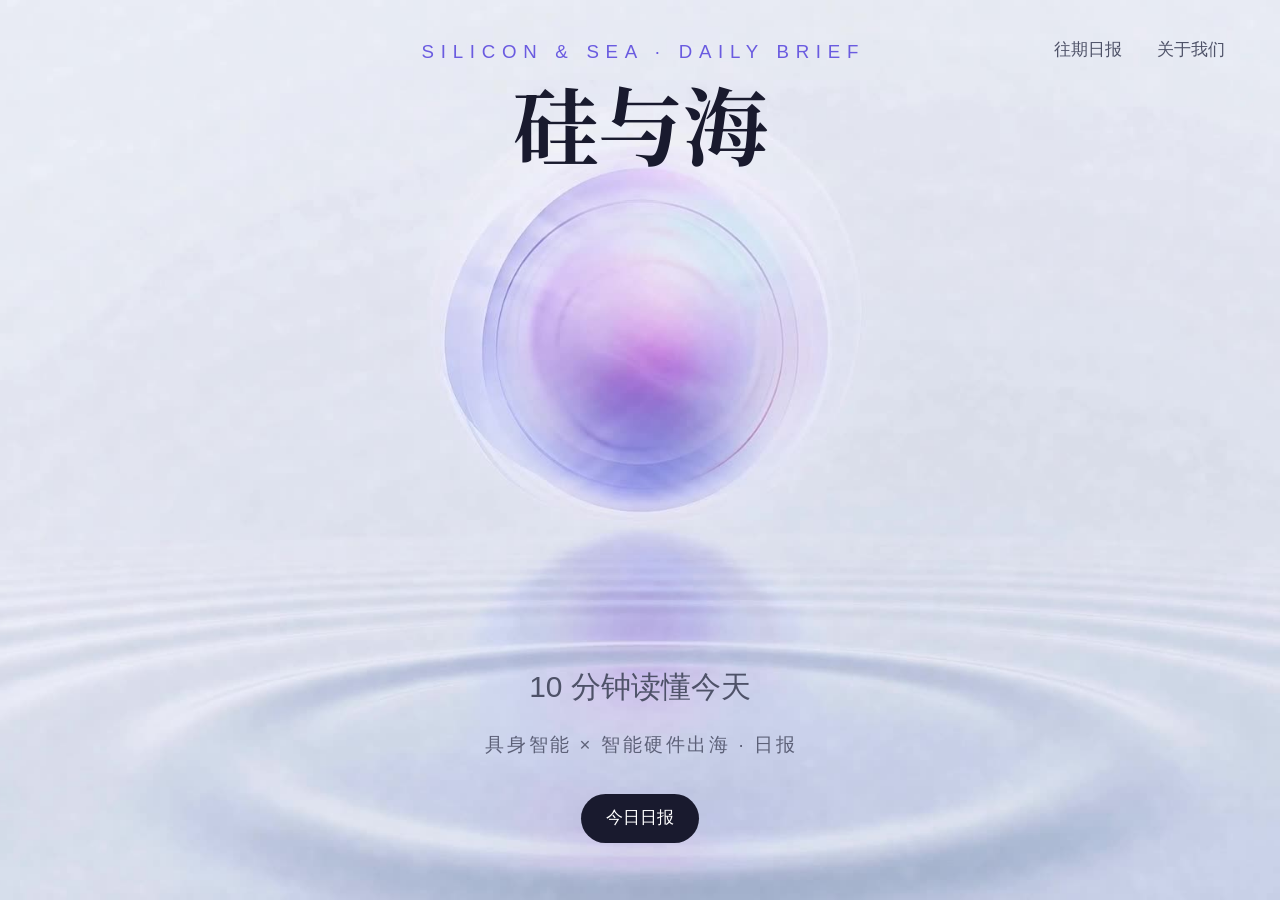
<file: ai-brief/index.html>
<!DOCTYPE html>
<html lang="zh-CN">
<head>
<meta charset="UTF-8">
<meta name="viewport" content="width=device-width, initial-scale=1.0">
<title>硅与海 · 具身智能 × 智能硬件出海 · 每日 10 分钟</title>
    <meta name="description" content="硅与海：每天 06:30 自动运行的具身智能 × 智能硬件出海行业情报 Agent，每条标注出处与可信度，中文日报，10 分钟读懂今天。">
<link rel="icon" href="data:image/svg+xml,<svg xmlns='http://www.w3.org/2000/svg' viewBox='0 0 100 100'><circle cx='50' cy='50' r='38' fill='%23031433'/></svg>">
<style>
  /* ===== 方案B · 中轴仪式版（终版：标题 128px） =====
     与《硅与海-Hero方案B-实现规格.md》最终编辑状态对齐：
     主标题 128px / 副标题 45px / 栏目说明 28px / CTA 32px，基准 1920×1080。
     与规格的两处有意差异：
     ① 标题字体用自托管子集（「硅与海」三字形 1.6KB woff2），不走 Google Fonts
        css2 @import——国内访问会阻塞渲染；正文用系统黑体栈，零第三方请求。
     ② 球体视觉由全幅背景视频承担（球体+水面+水波纹不可拆分），
        即规格中的 .hero__orb 球体层。 */
  @font-face {
    font-family: 'Noto Serif SC';
    font-style: normal;
    font-weight: 700;
    font-display: swap;
    src: url('fonts/silicon-sea-serif-700.woff2') format('woff2');
  }

  :root {
    --ink: #191A2E;
    --text: #4E5268;
    --accent: #6A5BE0;
    --muted: #5D6178;
    --bg: #E7E8F1;
  }
  * { margin: 0; padding: 0; box-sizing: border-box; }
  html, body { height: 100%; }
  body {
    font-family: 'Noto Sans SC', 'PingFang SC', 'Microsoft YaHei', sans-serif;
    color: var(--text);
    background: var(--bg);
    -webkit-font-smoothing: antialiased;
    -moz-osx-font-smoothing: grayscale;
  }

  .hero {
    position: relative;
    min-height: 100vh;
    min-height: 100svh;
    display: grid;
    grid-template-rows: auto 1fr auto;   /* 顶部文字块 | 球体呼吸区 | 底部文字块 */
    justify-items: center;
    text-align: center;
    overflow: hidden;
  }

  /* 背景视频：球体 + 水波纹，全幅铺底，即规格中的「球体层」 */
  .bg-video {
    position: absolute;
    inset: 0;
    width: 100%;
    height: 100%;
    object-fit: cover;
    pointer-events: none;
  }

  /* 导航：右上纯文字（位置按规格 top 62px / right 83px @1920；
     字号与间距按用户要求定稿：17px，两链接间距较 2.5em 收 4px） */
  .hero__nav {
    position: absolute;
    top: 3.2vw;                          /* 62px @1920 */
    right: 4.3vw;                        /* 83px @1920 */
    display: flex;
    gap: 34.5px;                         /* 2.5em(42.5px) - 8px：「往期日报」累计右移 8px（两次各 4px） */
    font: 500 17px/1 'Noto Sans SC', 'PingFang SC', 'Microsoft YaHei', sans-serif;
    color: var(--text);
    z-index: 2;
  }
  .hero__nav a { color: inherit; text-decoration: none; transition: color .2s; }
  .hero__nav a:hover { color: var(--ink); }

  /* 顶部组：眉题 + 主标题（规格：眉题 top 62px、主标题 top 121px） */
  .hero__top {
    margin-top: 3.2vw;                   /* 62px @1920 */
    z-index: 1;
    padding-left: 24px;
    padding-right: 24px;
  }
  .hero__eyebrow {
    margin: 0 0 .8em;
    font: 500 clamp(12px, 1.46vw, 28px)/1.2 'Noto Sans SC', 'PingFang SC', 'Microsoft YaHei', sans-serif;
    letter-spacing: .36em;
    text-indent: .36em;                  /* 抵消末字字距，保持光学居中 */
    text-transform: uppercase;
    color: var(--accent);
  }
  .hero__title {
    margin: 0;
    font: 700 clamp(56px, 6.67vw, 128px)/1.05 'Noto Serif SC', 'Songti SC', 'STZhongsong', 'SimSun', serif;
    color: var(--ink);
  }

  /* 底部组：副标题 + 栏目说明 + CTA（钉在视口底部，CTA 距底约 68px @1080） */
  .hero__bottom {
    grid-row: 3;
    align-self: end;
    margin-bottom: 6.3vh;                /* 68px @1080 */
    display: grid;
    justify-items: center;
    z-index: 1;
    padding-left: 16px;
    padding-right: 16px;
  }
  .hero__subtitle {
    margin: 5px 0 .9em;                  /* 下移 5px（用户定稿） */
    font: 400 clamp(20px, 2.34vw, 45px)/1.3 'Noto Sans SC', 'PingFang SC', 'Microsoft YaHei', sans-serif;
    color: var(--text);
  }
  .hero__meta {
    margin: 0 0 calc(2.3em - 5px);       /* 两行文字各下移 5px；收紧底距补偿，CTA 位置不变 */
    font: 400 clamp(13px, 1.46vw, 28px)/1.2 'Noto Sans SC', 'PingFang SC', 'Microsoft YaHei', sans-serif;
    letter-spacing: .14em;
    text-indent: .14em;
    color: var(--muted);
  }
  .hero__cta {
    display: inline-block;
    padding: .95em 1.5em;                /* 按钮高度较原收 5px @1440（60→55） */
    border-radius: 999px;
    background: var(--ink);
    color: #fff;
    font: 500 clamp(14px, 1.32vw, 32px)/1 'Noto Sans SC', 'PingFang SC', 'Microsoft YaHei', sans-serif;  /* 字号 24→19 @1440，缩 5px */
    text-decoration: none;
    transition: transform .2s ease, box-shadow .2s ease;
  }
  .hero__cta:hover {
    transform: translateY(-2px);
    box-shadow: 0 12px 32px rgba(25, 26, 46, .22);
  }

  /* 动效：入场淡入上移 */
  @keyframes fadeUp {
    from { opacity: 0; transform: translateY(24px); }
    to   { opacity: 1; transform: translateY(0); }
  }
  .fade-up {
    opacity: 0;
    animation: fadeUp .9s cubic-bezier(0.16, 1, 0.3, 1) forwards;
  }
  .d100 { animation-delay: .1s; }
  .d300 { animation-delay: .3s; }
  .d500 { animation-delay: .5s; }
  /* 「减少动效」用户：跳过入场动画，直接呈现终态 */
  @media (prefers-reduced-motion: reduce) {
    .fade-up { animation: none; opacity: 1; }
    .hero__cta { transition: none; }
  }

  /* ?poster=1 海报模式：专供作品集 4K 截图。
     动画时长归零（瞬间停在终态，不会截到中间帧）、隐藏光标；
     背景固定为 hero-poster.jpg 海报帧（不加载视频，构图每次完全一致）。 */
  html.jm-poster .fade-up { animation-duration: 0s; animation-delay: 0s; }
  html.jm-poster { cursor: none; }
  html.jm-poster .hero__cta { transition: none; }

  /* 手机端微调（规格基准为 1920×1080，窄屏补竖向空间） */
  @media (max-width: 640px) {
    .hero__eyebrow { letter-spacing: .24em; text-indent: .24em; }
    .hero__nav { top: 20px; right: 6vw; gap: 1.6em; }
    .hero__top { margin-top: 7vh; }
  }
</style>
<meta http-equiv="Cache-Control" content="no-cache, no-store, must-revalidate">
<meta http-equiv="Pragma" content="no-cache">
<meta http-equiv="Expires" content="0">
<script>
/* 版本自愈：拉远端 version.txt 与页面内嵌版本号比对，不一致则换新 URL 重载 */
(function(){
  var VER="v202611280637";
  try{
    var x=new XMLHttpRequest();
    x.open('GET','version.txt?_='+Date.now(),true);
    x.onreadystatechange=function(){
      if(x.readyState!==4||x.status!==200) return;
      var v=(x.responseText||'').trim().split('\n')[0].trim();
      if(!v||v===VER) return;
      var k="vb_"+v;
      if(sessionStorage.getItem(k)==="1") return;
      sessionStorage.setItem(k,"1");
      var u=location.href.split("#")[0].split("?")[0];
      /* 海报模式参数跨版本保留：?poster=1 重载后不丢 */
      var keep=location.search.indexOf('poster=')!==-1?'&poster=1':'';
      location.replace(u+'?'+v+keep+'&_='+Date.now());
    };
    x.send();
  }catch(e){}
})();
</script>
<script>
/* ?poster=1 海报模式开关：挂 html 类，CSS 据此跳过入场动画并隐藏光标 */
if(location.search.indexOf('poster=')!==-1){
  document.documentElement.className+=' jm-poster';
}
</script>
</head>
<body>
<section class="hero">
  <video class="bg-video" aria-hidden="true" autoplay muted loop playsinline preload="auto"
         poster="hero-poster.jpg" data-src="hero-bg.mp4"></video>
  <script>
  /* 视频降级：默认只显示 36KB 海报帧；桌面 + 网络 + 未开启「减少动效」时才加载 1.1MB 背景
     视频（同源 CDN，CRF26 压缩，较原 5.0MB 外链减 78%）。弱网/手机/减少动效用户零视频流量，
     视频加载失败时 poster 自然兜底，不会黑屏。 */
  (function(){
    var v = document.querySelector('.bg-video');
    if(!v || !v.dataset.src) return;
    /* ?poster=1：海报构图固定为静态海报帧，不加载背景视频 */
    if(location.search.indexOf('poster=')!==-1) return;
    var c = navigator.connection || {};
    var slow = c.saveData || /2g/i.test(c.effectiveType || '');
    var reduce = window.matchMedia('(prefers-reduced-motion: reduce)').matches;
    var narrow = window.matchMedia('(max-width: 640px)').matches;
    if(reduce || narrow || slow) return;
    v.src = v.dataset.src;
    if(v.play) v.play().catch(function(){});
  })();
  </script>

  <nav class="hero__nav fade-up d100">
    <a href="archive.html?v202611280637">往期日报</a>
    <a href="about.html?v202611280637">关于我们</a>
  </nav>

  <div class="hero__top fade-up d300">
    <p class="hero__eyebrow">SILICON &amp; SEA · DAILY BRIEF</p>
    <h1 class="hero__title">硅与海</h1>
  </div>

  <div class="hero__bottom fade-up d500">
    <p class="hero__subtitle">10 分钟读懂今天</p>
    <p class="hero__meta">具身智能 × 智能硬件出海 · 日报</p>
    <a class="hero__cta" href="today.html?v202611280637">今日日报</a>
  </div>
</section>
</body>
</html>
</file>
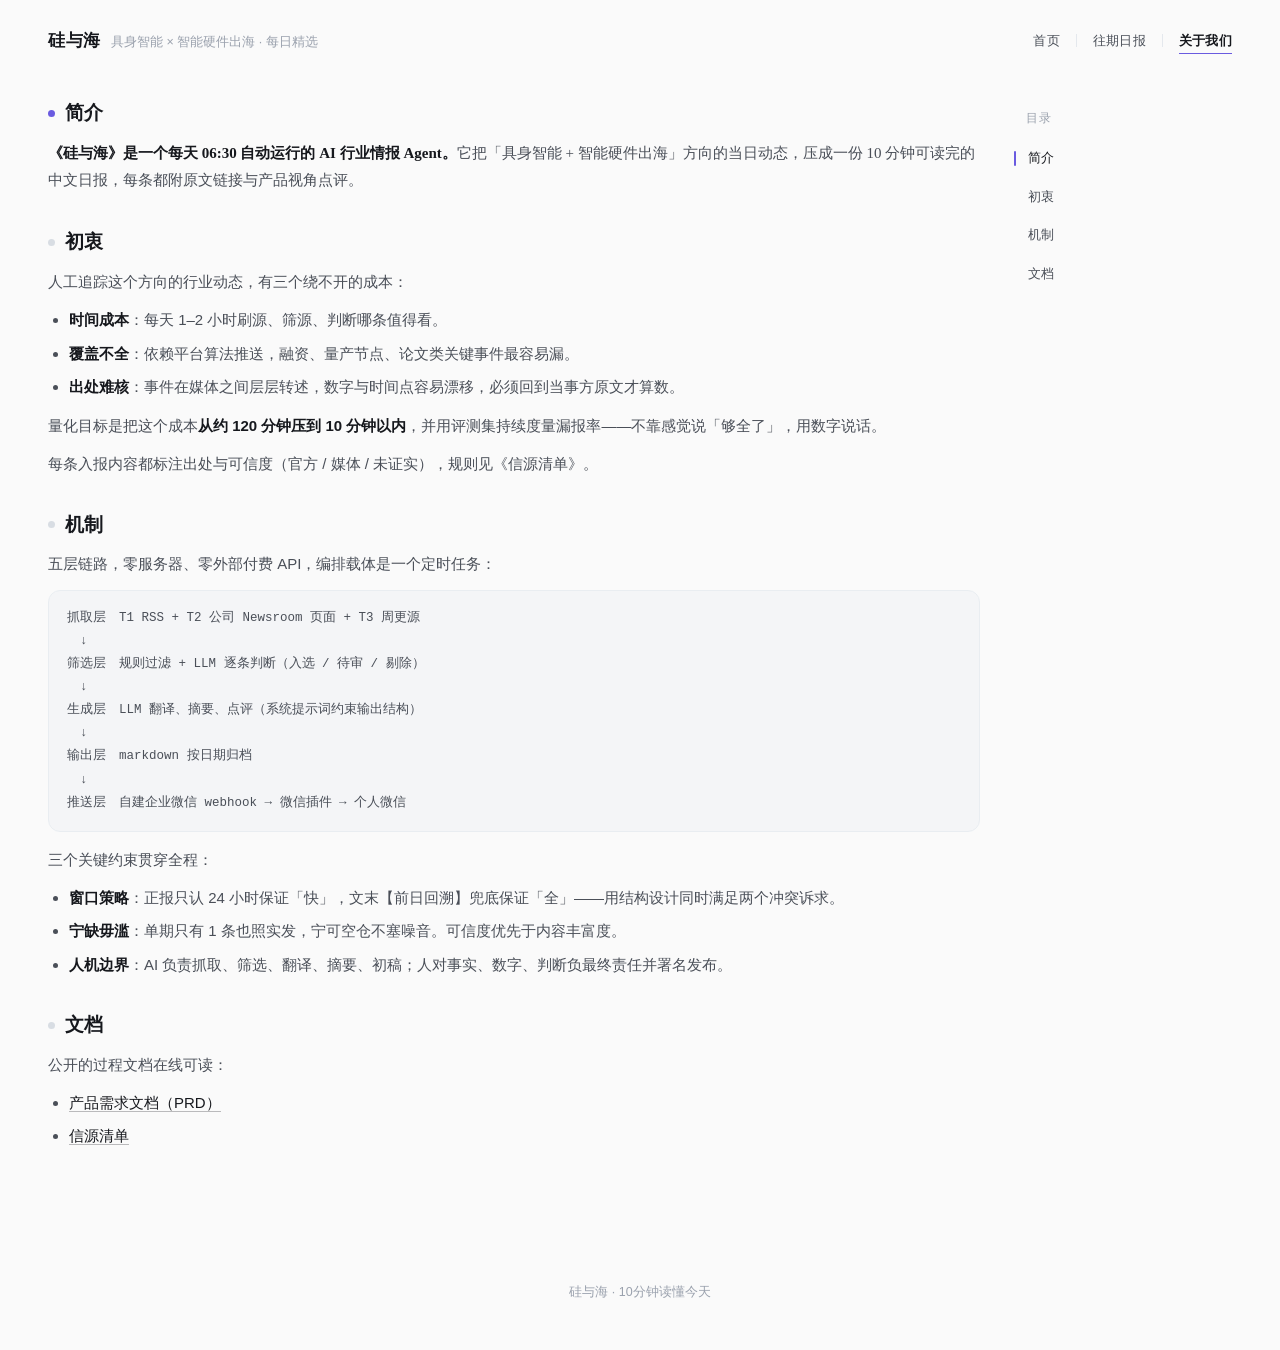
<file: ai-brief/about.html>
<!DOCTYPE html>
<html lang="zh-CN">
<head>
<meta charset="UTF-8">
<meta name="viewport" content="width=device-width, initial-scale=1.0">
<title>关于我们 · 硅与海</title>
<meta name="description" content="硅与海：每天 06:30 自动运行的具身智能 × 智能硬件出海行业情报 Agent。项目定位、运行数据与全部过程文档。">
<link rel="icon" href="data:image/svg+xml,<svg xmlns='http://www.w3.org/2000/svg' viewBox='0 0 100 100'><circle cx='50' cy='50' r='38' fill='%23dcd2f2'/></svg>">
<link href="https://db.onlinewebfonts.com/c/1ee2f72753afaa550435b7078d2d1213?family=Resist+Sans+Txt+Light" rel="stylesheet" type="text/css">
<link rel="stylesheet" href="pages.css?v202611280637">
<meta http-equiv="Cache-Control" content="no-cache, no-store, must-revalidate">
<meta http-equiv="Pragma" content="no-cache">
<meta http-equiv="Expires" content="0">
<script>
/* 版本自愈：拉远端 version.txt 与页面内嵌版本号比对，不一致则换新 URL 重载 */
(function(){
  var VER="v202611280637";
  try{
    var x=new XMLHttpRequest();
    x.open('GET','version.txt?_='+Date.now(),true);
    x.onreadystatechange=function(){
      if(x.readyState!==4||x.status!==200) return;
      var v=(x.responseText||'').trim().split('\n')[0].trim();
      if(!v||v===VER) return;
      var k="vb_"+v;
      if(sessionStorage.getItem(k)==="1") return;
      sessionStorage.setItem(k,"1");
      var u=location.href.split("#")[0].split("?")[0];
      location.replace(u+'?'+v+'&_='+Date.now());
    };
    x.send();
  }catch(e){}
})();
</script>
</head>
<body>

<div class="topbar">
  <a class="brandline" href="index.html?v202611280637">
    <b>硅与海</b><i>具身智能 × 智能硬件出海 · 每日精选</i>
  </a>
  <nav class="navpill">
    <a href="index.html?v202611280637">首页</a>
    <div class="sep"></div>
    <a href="archive.html?v202611280637">往期日报</a>
    <div class="sep"></div>
    <a class="on" href="about.html?v202611280637">关于我们</a>
  </nav>
</div>

<div class="shell">
  <div class="split-rev">
    <main class="panel about-frame">

      <section id="what">
        <h2>简介</h2>
        <p class="lead"><strong>《硅与海》是一个每天 06:30 自动运行的 AI 行业情报 Agent。</strong>它把「具身智能 + 智能硬件出海」方向的当日动态，压成一份 10 分钟可读完的中文日报，每条都附原文链接与产品视角点评。</p>
      </section>

      <section id="why">
        <h2>初衷</h2>
        <p>人工追踪这个方向的行业动态，有三个绕不开的成本：</p>
        <ul>
          <li><strong>时间成本</strong>：每天 1–2 小时刷源、筛源、判断哪条值得看。</li>
          <li><strong>覆盖不全</strong>：依赖平台算法推送，融资、量产节点、论文类关键事件最容易漏。</li>
          <li><strong>出处难核</strong>：事件在媒体之间层层转述，数字与时间点容易漂移，必须回到当事方原文才算数。</li>
        </ul>
        <p>量化目标是把这个成本<strong>从约 120 分钟压到 10 分钟以内</strong>，并用评测集持续度量漏报率——不靠感觉说「够全了」，用数字说话。</p>
        <p>每条入报内容都标注出处与可信度（官方 / 媒体 / 未证实），规则见《信源清单》。</p>
      </section>

      <section id="how">
        <h2>机制</h2>
        <p>五层链路，零服务器、零外部付费 API，编排载体是一个定时任务：</p>
        <div class="arch">抓取层　T1 RSS + T2 公司 Newsroom 页面 + T3 周更源
　↓
筛选层　规则过滤 + LLM 逐条判断（入选 / 待审 / 剔除）
　↓
生成层　LLM 翻译、摘要、点评（系统提示词约束输出结构）
　↓
输出层　markdown 按日期归档
　↓
推送层　自建企业微信 webhook → 微信插件 → 个人微信</div>
        <p>三个关键约束贯穿全程：</p>
        <ul>
          <li><strong>窗口策略</strong>：正报只认 24 小时保证「快」，文末【前日回溯】兜底保证「全」——用结构设计同时满足两个冲突诉求。</li>
          <li><strong>宁缺毋滥</strong>：单期只有 1 条也照实发，宁可空仓不塞噪音。可信度优先于内容丰富度。</li>
          <li><strong>人机边界</strong>：AI 负责抓取、筛选、翻译、摘要、初稿；人对事实、数字、判断负最终责任并署名发布。</li>
        </ul>
      </section>

      <section id="docs">
        <h2>文档</h2>
        <p>公开的过程文档在线可读：</p>
        <ul>
          <li><a href="index-docs.html?v202611280637#/PRD.md">产品需求文档（PRD）</a></li>
          <li><a href="index-docs.html?v202611280637#/sources.md">信源清单</a></li>
        </ul>
      </section>

    </main>

    <aside class="side toc-side panel">
      <h3>目录</h3>
      <a href="#what">简介</a>
      <a href="#why">初衷</a>
      <a href="#how">机制</a>
      <a href="#docs">文档</a>
    </aside>
  </div>
</div>

<div class="foot">硅与海 · 10分钟读懂今天</div>

<script>
/* 右侧目录：点击滚动 + 高亮当前区块。
   两个关键点（第一版都栽过）：
   1. 区块纵坐标必须用 getBoundingClientRect 换算成文档绝对坐标——
      .shell 是 position:relative，offsetTop 相对的是 .shell 而非文档，
      直接用会少滚一个顶栏高度；
   2. 「文档」是最后一节，页面总高有限，物理上滚不到「区块顶=视口顶」——
      点击一律滚到 min(目标位置, 页面底)，保证区块完整进入视口；
      滚到页底时高亮强制落在最后一节，否则目录永远亮不到「文档」。 */
var links=[].slice.call(document.querySelectorAll('.toc-side a[href^="#"]'));
var secs=links.map(function(a){return document.getElementById(a.getAttribute('href').slice(1))}).filter(Boolean);

function docTop(el){return el.getBoundingClientRect().top+(window.scrollY||window.pageYOffset||0)}
function maxY(){return Math.max(0,document.documentElement.scrollHeight-window.innerHeight)}
var reduce=window.matchMedia&&window.matchMedia('(prefers-reduced-motion: reduce)').matches;

function sync(){
  var y=(window.scrollY||window.pageYOffset||0),cur=null;
  if(y>=maxY()-4&&secs.length){
    cur=secs[secs.length-1].id;           /* 页底：高亮最后一节 */
  }else{
    var t=y+140;
    secs.forEach(function(s){if(docTop(s)<=t)cur=s.id});
  }
  links.forEach(function(a){a.classList.toggle('on',a.getAttribute('href').slice(1)===cur)});
}

links.forEach(function(a){
  a.addEventListener('click',function(e){
    e.preventDefault();
    var t=document.getElementById(a.getAttribute('href').slice(1));
    if(t)window.scrollTo({top:Math.min(docTop(t)-16,maxY()),behavior:reduce?'auto':'smooth'});
  });
});

window.addEventListener('scroll',sync,{passive:true});
window.addEventListener('resize',sync);
sync();
</script>
<script src="totop.js?v202611280637"></script>
</body>
</html>
</file>
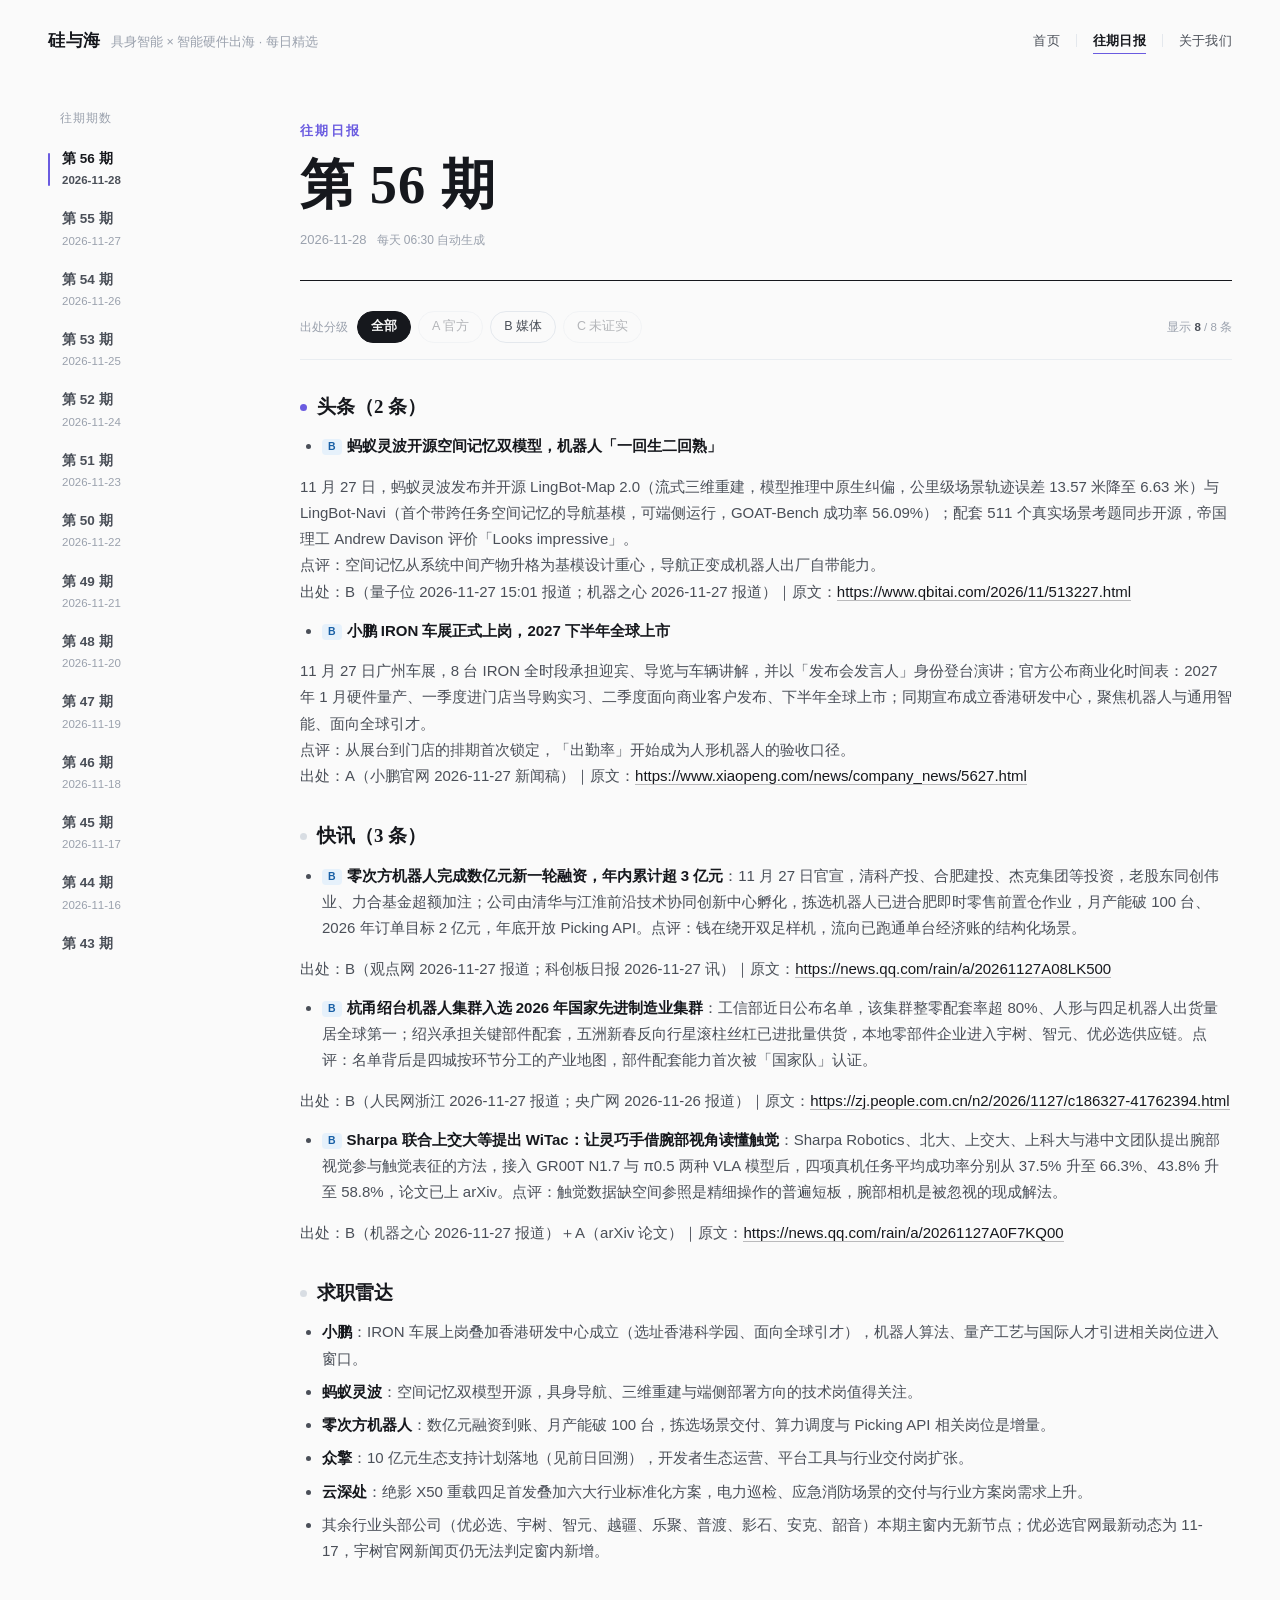
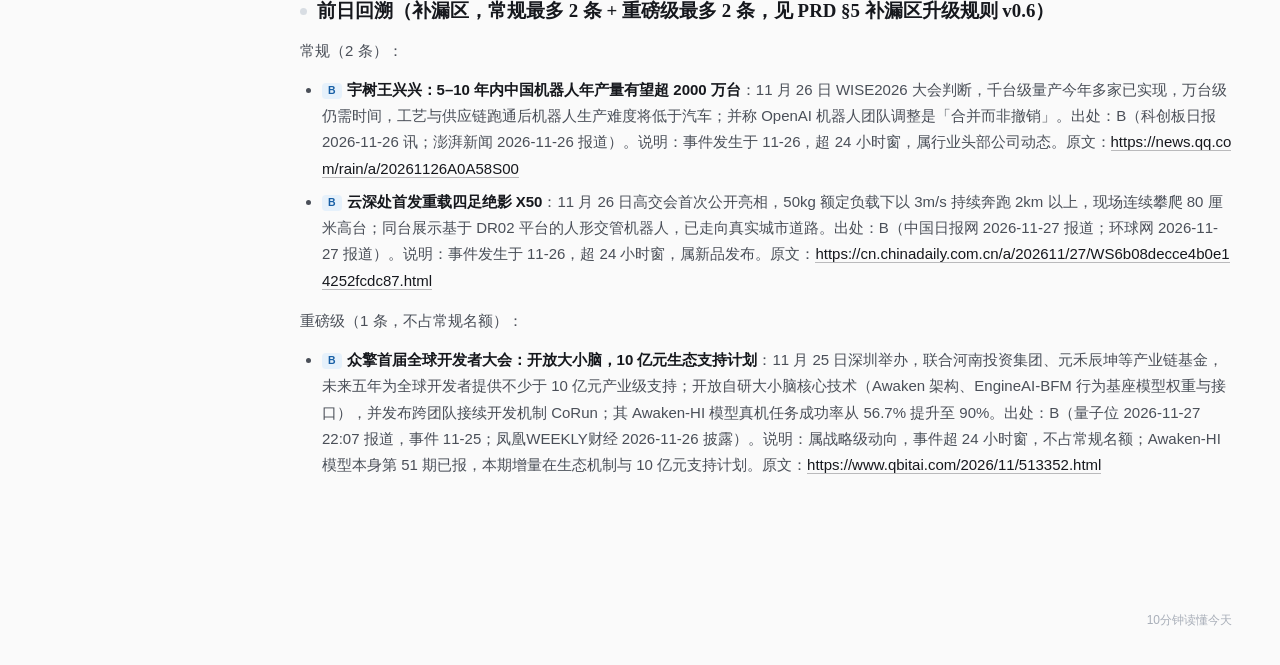
<file: ai-brief/archive.html>
<!DOCTYPE html>
<html lang="zh-CN">
<head>
<meta charset="UTF-8">
<meta name="viewport" content="width=device-width, initial-scale=1.0">
<title>往期日报 · 硅与海</title>
<meta name="description" content="硅与海历史归档：按期数与日期倒序索引，站内直接阅读每一期全文。">
<link rel="icon" href="data:image/svg+xml,<svg xmlns='http://www.w3.org/2000/svg' viewBox='0 0 100 100'><circle cx='50' cy='50' r='38' fill='%23dcd2f2'/></svg>">
<link href="https://db.onlinewebfonts.com/c/1ee2f72753afaa550435b7078d2d1213?family=Resist+Sans+Txt+Light" rel="stylesheet" type="text/css">
<link rel="stylesheet" href="pages.css?v202611280637">
<meta http-equiv="Cache-Control" content="no-cache, no-store, must-revalidate">
<meta http-equiv="Pragma" content="no-cache">
<meta http-equiv="Expires" content="0">
<script>
/* 版本自愈：拉远端 version.txt 与页面内嵌版本号比对，不一致则换新 URL 重载 */
(function(){
  var VER="v202611280637";
  try{
    var x=new XMLHttpRequest();
    x.open('GET','version.txt?_='+Date.now(),true);
    x.onreadystatechange=function(){
      if(x.readyState!==4||x.status!==200) return;
      var v=(x.responseText||'').trim().split('\n')[0].trim();
      if(!v||v===VER) return;
      var k="vb_"+v;
      if(sessionStorage.getItem(k)==="1") return;
      sessionStorage.setItem(k,"1");
      var u=location.href.split("#")[0].split("?")[0];
      location.replace(u+'?'+v+'&_='+Date.now());
    };
    x.send();
  }catch(e){}
})();
</script>
</head>
<body>

<div class="topbar">
  <a class="brandline" href="index.html?v202611280637">
    <b>硅与海</b><i>具身智能 × 智能硬件出海 · 每日精选</i>
  </a>
  <nav class="navpill">
    <a href="index.html?v202611280637">首页</a>
    <div class="sep"></div>
    <a class="on" href="archive.html?v202611280637">往期日报</a>
    <div class="sep"></div>
    <a href="about.html?v202611280637">关于我们</a>
  </nav>
</div>

<div class="readbar" id="readbar"></div>

<div class="shell">
  <div class="split">
    <aside class="side panel">
      <h3>往期期数</h3>
      <div id="index"><div class="loading" style="padding:18px 0">正在加载…</div></div>
    </aside>

    <main class="panel issue-frame" id="doc">
      <div class="loading">正在加载日报…</div>
    </main>
  </div>
</div>

<div class="foot foot-note">10分钟读懂今天</div>

<script src="md.js?v202611280637"></script>
<script src="fx.js?v202611280637"></script>
<script src="totop.js?v202611280637"></script>
<script>
var ITEMS=[];

function renderIndex(current){
  var box=document.getElementById('index');
  box.innerHTML=ITEMS.map(function(d,i){
    /* animation-delay 按索引递增，形成从上到下依次入场 */
    return '<a class="issue'+(d.date===current?' on':'')+'" href="#/'+d.date+'"'
      + ' style="animation-delay:'+(i*0.055).toFixed(3)+'s">'
      + '<span class="no">第 '+d.issue+' 期</span>'
      + '<span class="dt">'+d.date+'</span>'
      + '</a>';
  }).join('');
}

function load(date){
  var doc=document.getElementById('doc');
  var item=null;
  ITEMS.forEach(function(d){if(d.date===date)item=d});
  if(!item){
    doc.innerHTML='<div class="err">未找到该期日报。</div>';
    return;
  }
  renderIndex(date);

  /* 换期过渡：先淡出，取到内容后再淡入 */
  var first=!doc.querySelector('.meta');
  if(!first){
    doc.classList.remove('switched');
    doc.classList.add('switching');
  }

  fetch('digests/'+item.date+'.md?v202611280637').then(function(r){
    if(!r.ok)throw new Error('HTTP '+r.status);
    return r.text();
  }).then(function(t){
    /* meta 栏已显示期数与日期，去掉正文首个 H1 避免重复 */
    t=t.replace(/^#\s+[^\n]*\n+/,'');
    /* 去掉生成参数块；附录在「数据目录」页 */
    t=t.replace(/^>\s*生成参数[^\n]*\n+/m,'');
    var cut=t.search(/^## 数据看板/m);
    if(cut>-1)t=t.slice(0,cut);

    var paint=function(){
      doc.innerHTML='<div class="meta">'
        + '<span class="badge">往期日报</span>'
        + '<p class="hero-title">第 '+item.issue+' 期</p>'
        + '<p class="sub">'+item.date+'<span class="meta-right">每天 06:30 自动生成</span></p>'
        + '</div>'
        + buildGradeFilter()+md(t);
      rewriteLinks(doc,'digests/'+item.date+'.md');
      fxMarkGrades(doc);
      fxInit();
      document.title='第 '+item.issue+' 期 · '+item.date+' · 硅与海';
      window.scrollTo(0,0);
      requestAnimationFrame(function(){
        doc.classList.remove('switching');
        doc.classList.add('switched');
      });
    };

    if(first){paint()}
    else{setTimeout(paint,180)}
  }).catch(function(e){
    doc.classList.remove('switching');
    doc.innerHTML='<div class="err"><b>日报加载失败</b><br>'+item.date+'（'+e.message+'）'
      +'<br><br>请稍后重试，或前往 <a href="today.html?v202611280637">今日日报</a>。</div>';
  });
}

function route(){
  var hash=decodeURIComponent((location.hash||'').replace(/^#\//,''));
  if(!hash)hash=ITEMS.length?ITEMS[0].date:'';
  load(hash);
}

fetch('digests.json?v202611280637').then(function(r){
  if(!r.ok)throw new Error('HTTP '+r.status);
  return r.json();
}).then(function(data){
  ITEMS=(data.digests||[]).slice().sort(function(a,b){return a.date<b.date?1:-1});
  if(!ITEMS.length){
    document.getElementById('index').innerHTML='<div class="loading" style="padding:18px 0">暂无归档</div>';
    document.getElementById('doc').innerHTML='<div class="loading">暂无归档日报。</div>';
    return;
  }
  route();
}).catch(function(e){
  document.getElementById('index').innerHTML='<div class="err" style="font-size:13px">索引加载失败</div>';
  document.getElementById('doc').innerHTML='<div class="err"><b>归档索引加载失败</b><br>'+e.message+'</div>';
});

window.addEventListener('hashchange',route);
</script>
</body>
</html>
</file>
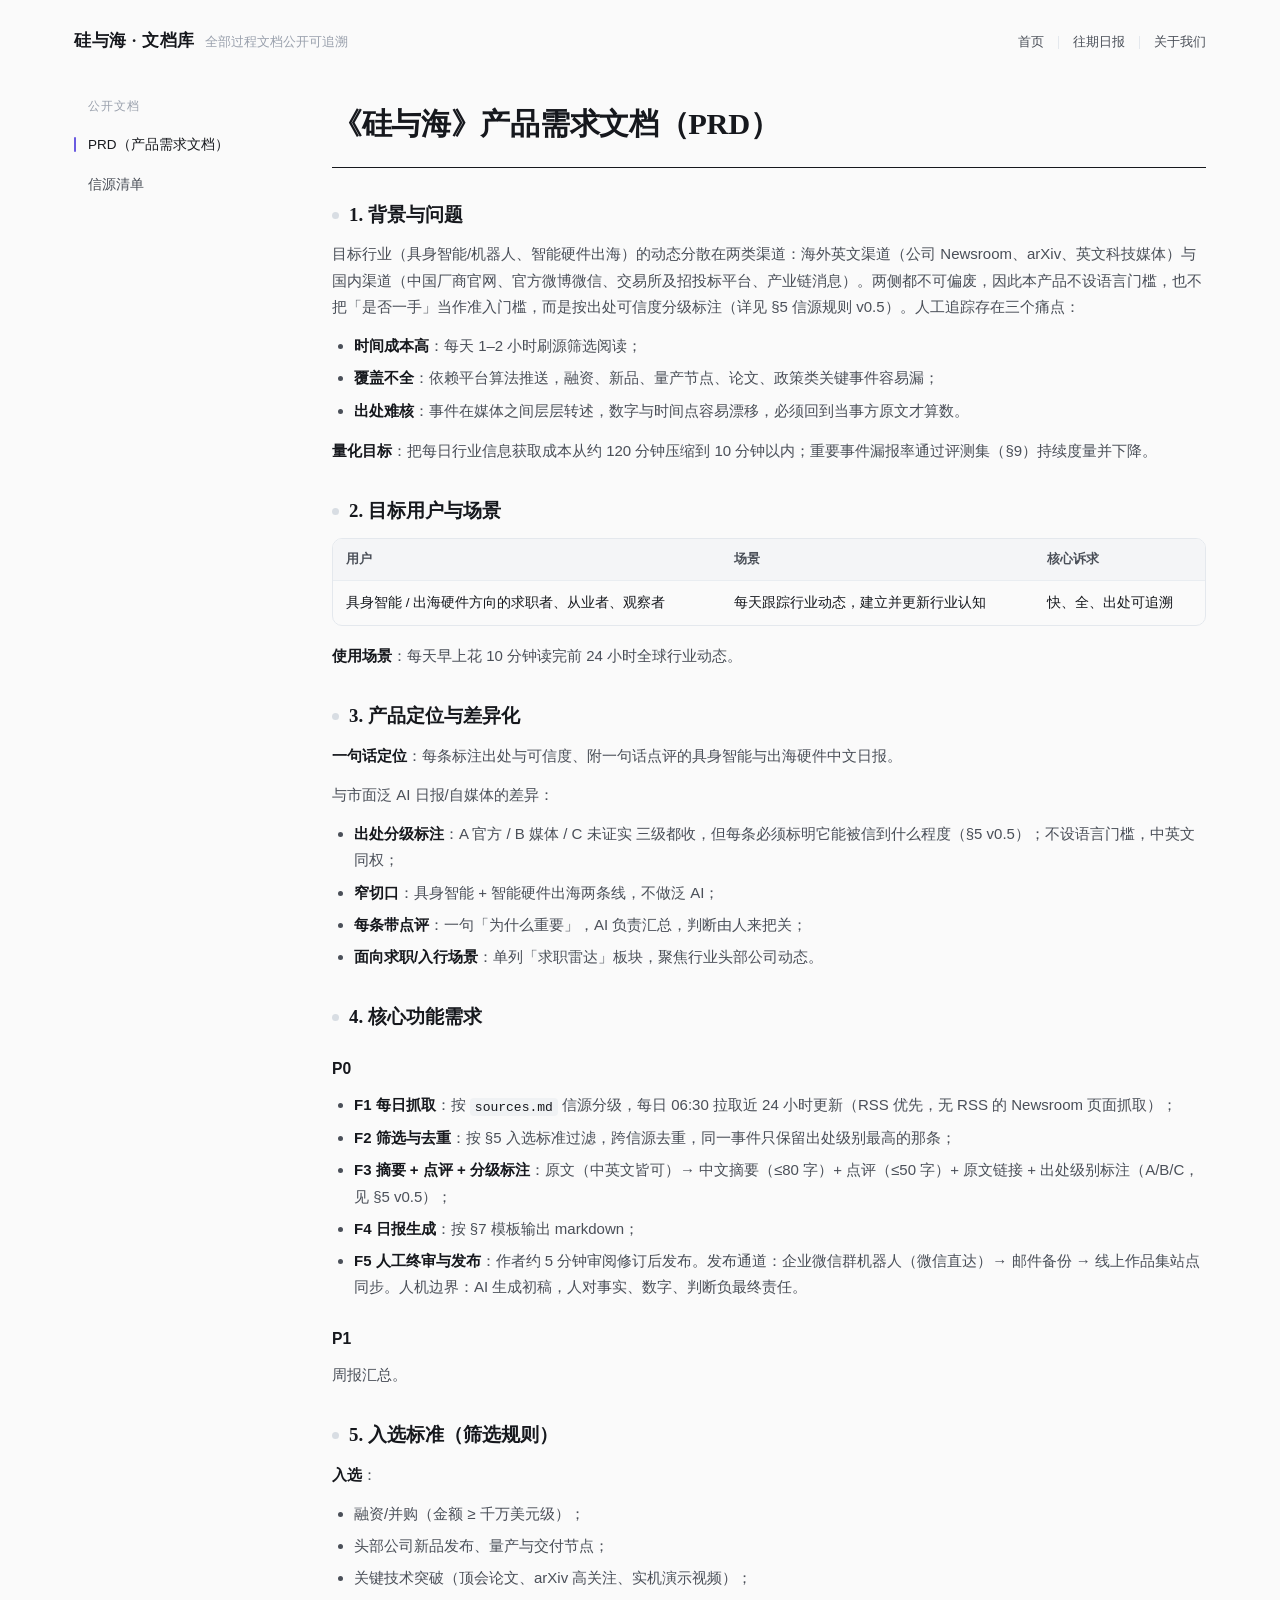
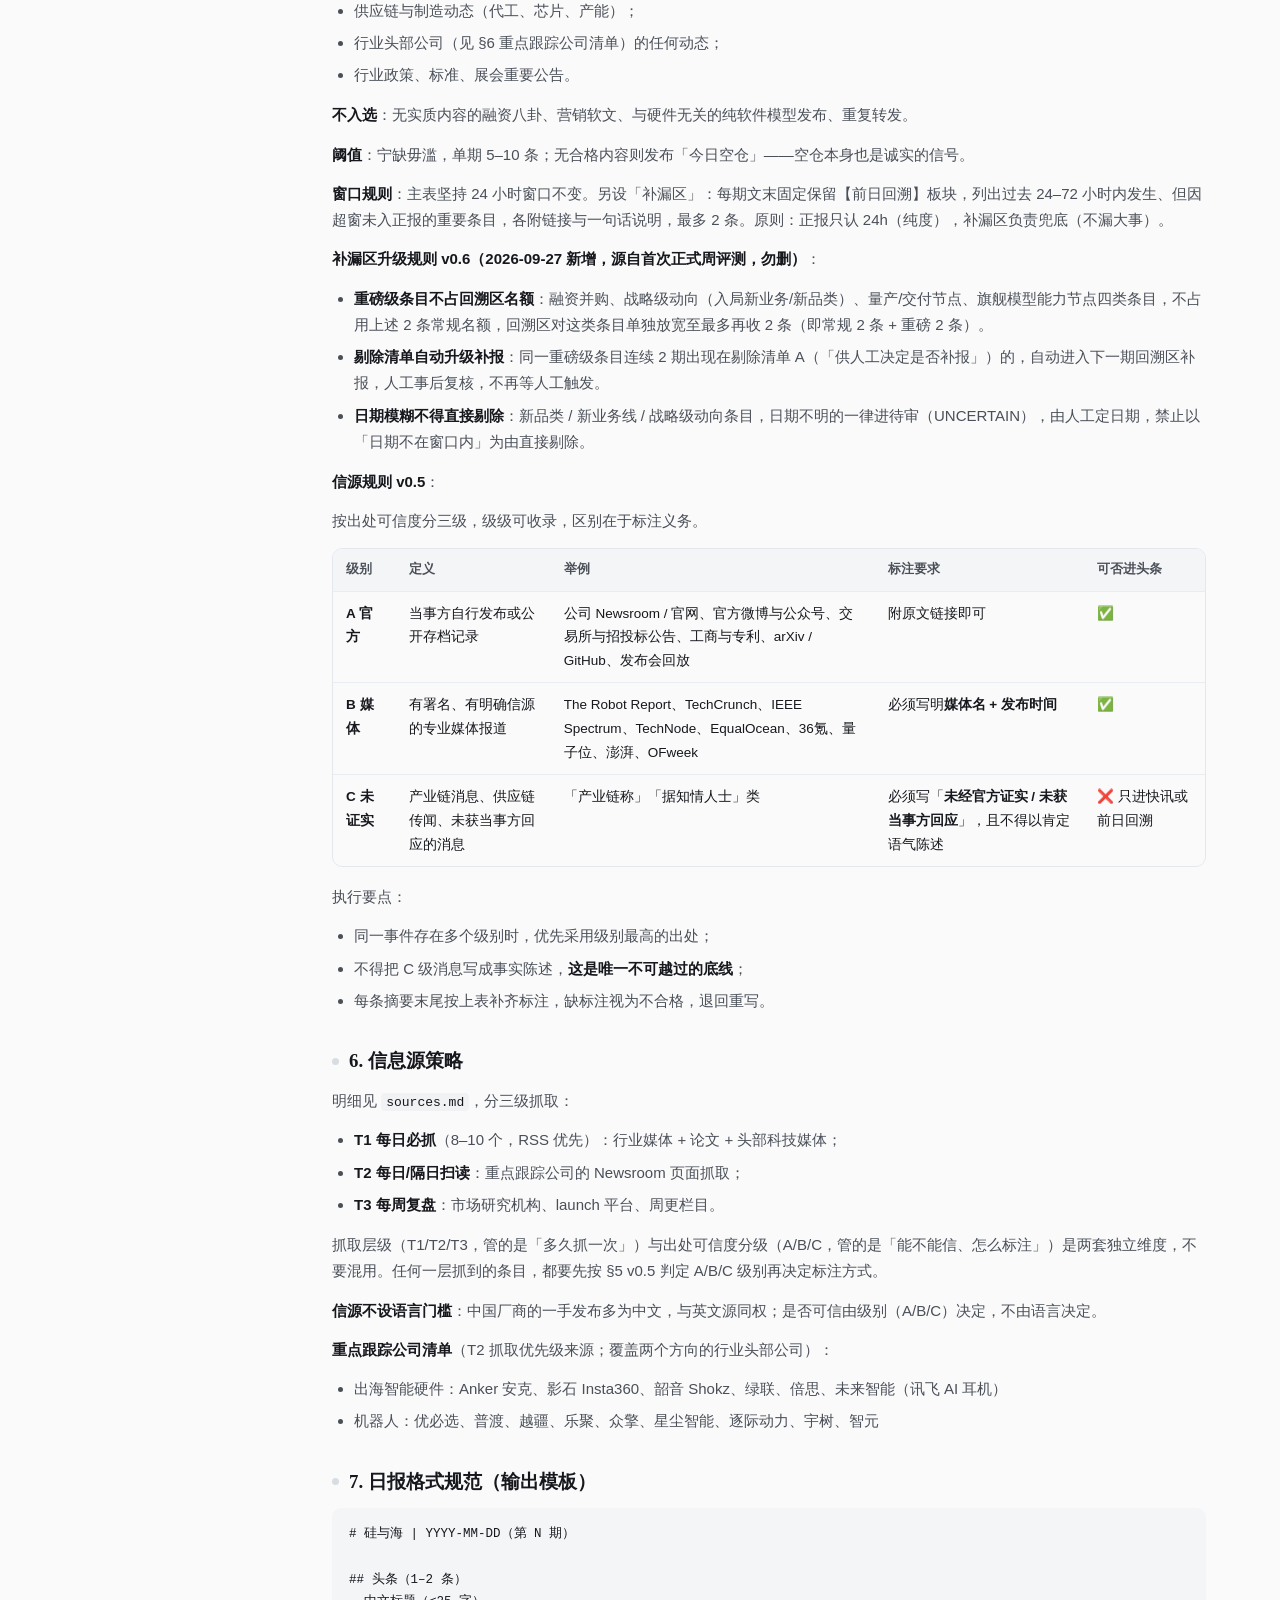
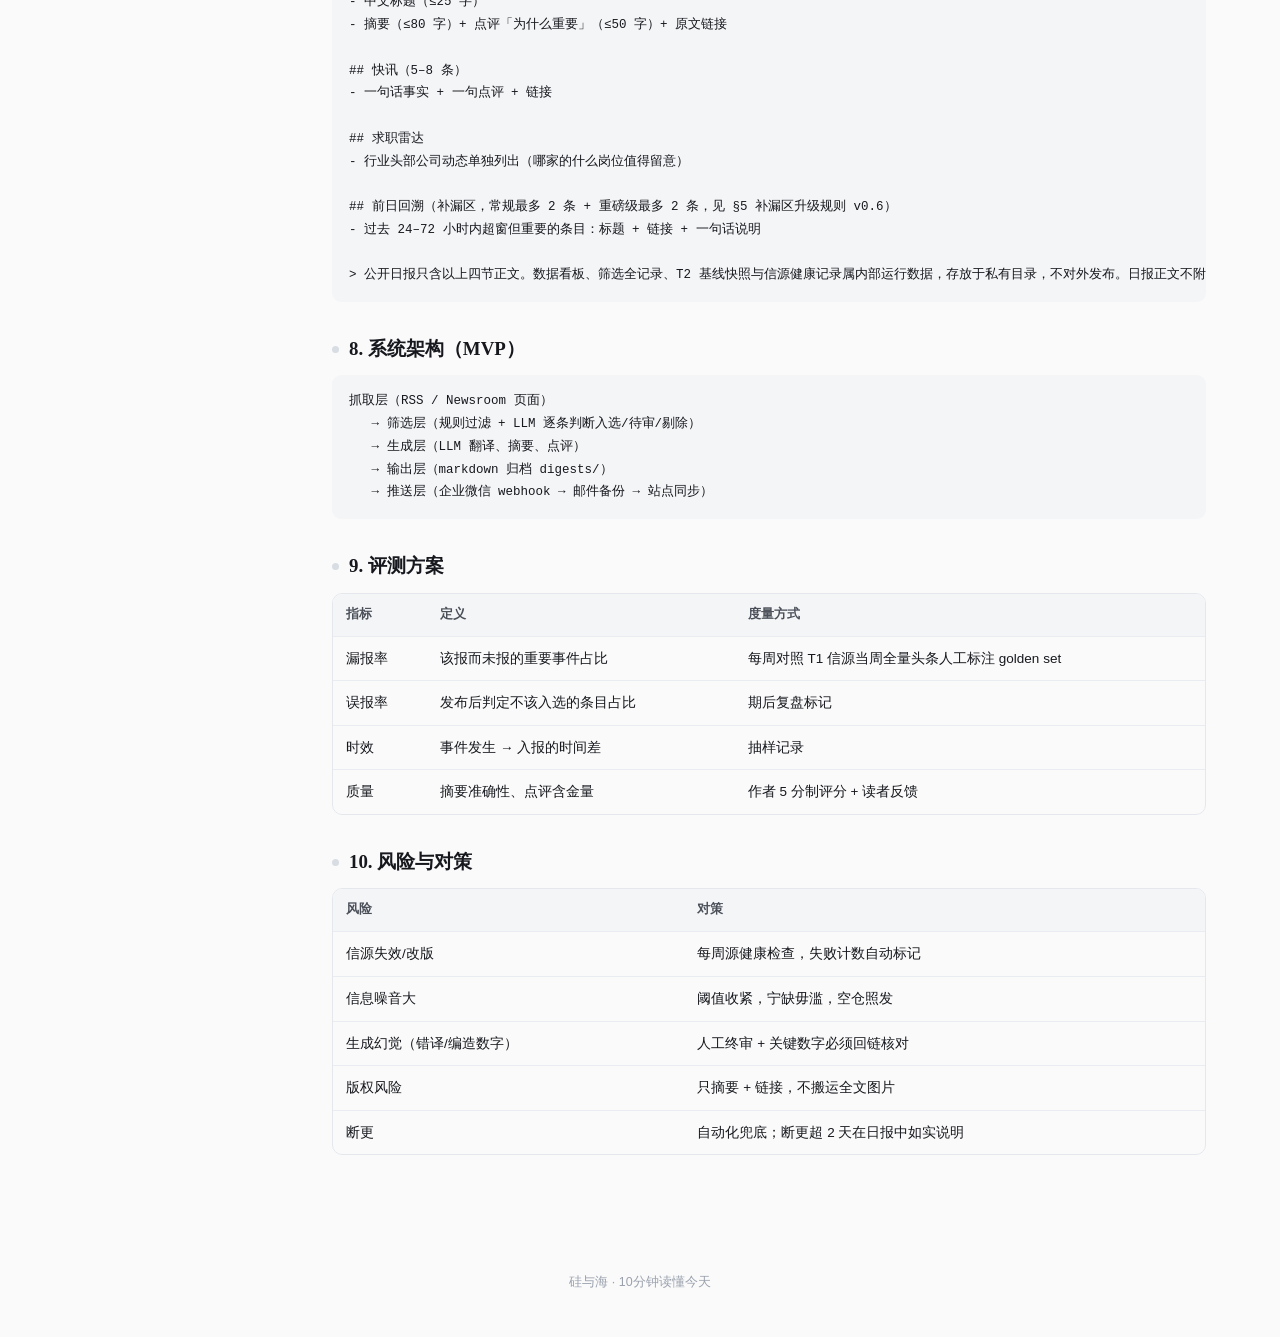
<file: ai-brief/index-docs.html>
<!DOCTYPE html>
<html lang="zh-CN">
<head>
<meta charset="UTF-8">
<meta name="viewport" content="width=device-width, initial-scale=1.0">
<title>硅与海 — 文档库 | 莫莉莉作品集</title>
<meta name="description" content="《硅与海》项目公开文档：产品需求文档（PRD）与信源清单。">
<link rel="icon" href="data:image/svg+xml,<svg xmlns='http://www.w3.org/2000/svg' viewBox='0 0 100 100'><circle cx='50' cy='50' r='38' fill='%23dcd2f2'/></svg>">
<style>
/* 公开文档库 · 方案H「墨与紫」皮肤（与 pages.css 同体系） */
:root{
  --bg:#fafafa; --soft:#f0f2f4; --softer:#f4f5f7;
  --ink:#16181d; --ink2:#4a4f58; --ink3:#9aa1ad; --faint:#d8dde3;
  --line:#e4e8ed; --line-soft:#e9edf1; --vio:#6a5be0;
  --serif:'Songti SC','Noto Serif SC','Source Han Serif SC','STSong','SimSun',serif;
}
*{box-sizing:border-box;margin:0;padding:0}
body{background:var(--bg);color:var(--ink);font-family:'Resist Sans Txt Light','PingFang SC','Microsoft YaHei',-apple-system,BlinkMacSystemFont,"Segoe UI",sans-serif;line-height:1.75;-webkit-font-smoothing:antialiased;-moz-osx-font-smoothing:grayscale}
.top{position:relative;z-index:2;padding:26px 0 14px}
.top .wrap{display:flex;flex-wrap:wrap;gap:12px;align-items:baseline;justify-content:space-between}
.brand{font-family:var(--serif);font-size:17px;font-weight:600;letter-spacing:.04em}
.brand span{font-family:'Resist Sans Txt Light','PingFang SC',sans-serif;color:var(--ink3);font-weight:400;font-size:12.5px;margin-left:10px;letter-spacing:0}
.back{font-size:13px;color:var(--ink2);text-decoration:none;padding:2px 0;background-color:transparent;background-image:linear-gradient(var(--vio),var(--vio));background-repeat:no-repeat;background-position:left bottom;background-size:0% 1.5px;transition:background-size .35s cubic-bezier(.16,1,.3,1),color .2s}
.back:hover{color:var(--ink);background-size:100% 1.5px}
.navlinks{display:flex;align-items:center;gap:14px;flex-wrap:wrap}
.navlinks a{font-size:13px;color:var(--ink2);text-decoration:none;padding:2px 0;background-color:transparent;background-image:linear-gradient(var(--vio),var(--vio));background-repeat:no-repeat;background-position:left bottom;background-size:0% 1.5px;transition:background-size .35s cubic-bezier(.16,1,.3,1),color .2s}
.navlinks a:hover{color:var(--ink);background-size:100% 1.5px}
.navlinks .sep{width:1px;height:13px;background:var(--line)}
.wrap{position:relative;z-index:2;max-width:1180px;margin:0 auto;padding:0 24px;animation:shellIn .7s cubic-bezier(.16,1,.3,1) both}
@keyframes shellIn{from{opacity:0;transform:translateY(12px)}to{opacity:1;transform:none}}
.layout{display:flex;gap:34px;align-items:flex-start;padding:22px 0 60px}
nav{flex:0 0 224px;position:sticky;top:18px;padding:4px 0}
nav h3{font-size:11.5px;color:var(--ink3);font-weight:500;letter-spacing:.1em;margin:14px 0 10px;text-transform:uppercase;padding-left:14px}
nav h3:first-child{margin-top:0}
nav a{position:relative;display:block;font-size:13.5px;color:var(--ink2);text-decoration:none;padding:7px 11px 7px 14px;margin-bottom:2px;transition:background-color .18s,color .18s}
nav a:hover{background:var(--soft);color:var(--ink)}
nav a.on{color:var(--ink);font-weight:500}
nav a.on::before{content:'';position:absolute;left:0;top:30%;height:40%;width:2px;border-radius:2px;background:var(--vio)}
main{flex:1;min-width:0;padding:6px 0 40px}
main h1{font-family:var(--serif);font-size:clamp(1.5rem,2.6vw,1.9rem);font-weight:600;letter-spacing:-.01em;margin:0 0 18px;padding-bottom:16px;border-bottom:1px solid var(--ink)}
main h2{font-family:var(--serif);font-size:1.18rem;font-weight:600;margin:34px 0 13px;letter-spacing:0;padding-left:17px;position:relative;line-height:1.4}
main h2::before{content:'';position:absolute;left:0;top:calc(50% - 3.5px);width:7px;height:7px;border-radius:50%;background:var(--faint)}
main h3{font-size:.98rem;font-weight:600;margin:24px 0 10px}
main h4{font-size:14px;font-weight:600;margin:18px 0 8px;color:var(--ink)}
main p{font-size:15px;color:var(--ink2);margin-bottom:13px}
main ul,main ol{padding-left:22px;margin-bottom:14px}
main li{font-size:15px;color:var(--ink2);margin-bottom:6px}
main a{color:var(--ink);text-decoration:none;border-bottom:1px solid rgba(22,24,29,.28);word-break:break-all;background-color:transparent;background-image:linear-gradient(var(--vio),var(--vio));background-repeat:no-repeat;background-position:left bottom;background-size:0% 2px;transition:background-size .35s cubic-bezier(.16,1,.3,1)}
main a:hover{border-bottom-color:transparent;background-size:100% 2px}
main code{background:var(--soft);padding:1.5px 5px;border-radius:4px;font-size:13px;font-family:ui-monospace,SFMono-Regular,Menlo,Consolas,monospace;color:var(--ink)}
main pre{background:var(--softer);border-radius:9px;padding:15px 17px;overflow-x:auto;margin-bottom:15px}
main pre code{background:none;padding:0;font-size:12.5px;line-height:1.65}
main hr{border:none;border-top:1px solid var(--line);margin:26px 0}
main blockquote{border-left:2px solid var(--line);background:var(--softer);padding:13px 17px;border-radius:0 8px 8px 0;margin:0 0 15px}
main blockquote p{color:var(--ink2);margin:0;font-size:14px}
main strong{color:var(--ink);font-weight:600}
main em{font-style:normal;color:var(--ink3)}
.tbl{overflow-x:auto;margin-bottom:17px;border:1px solid var(--line);border-radius:10px}
table{width:100%;border-collapse:collapse;font-size:13.5px}
th,td{padding:10px 13px;text-align:left;border-bottom:1px solid var(--line-soft);vertical-align:top}
th{background:var(--softer);font-weight:600;font-size:12.5px;color:var(--ink2);white-space:nowrap}
tr:last-child td{border-bottom:none}
.loading{font-size:14px;color:var(--ink3);padding:40px 0;text-align:center}
.err{font-size:14px;color:#A32D2D;background:#FCEBEB;padding:16px 18px;border-radius:9px}
.err a{color:#A32D2D}
footer{padding:0 0 44px;font-size:12.5px;color:var(--ink3);text-align:center}
@media(prefers-reduced-motion:reduce){
  .wrap{animation:none}
  .back,.navlinks a,main a{transition:none;background-size:0% 2px}
}
@media(max-width:860px){
  .layout{flex-direction:column;gap:16px;padding:16px 0 40px}
  nav{position:static;flex:none;width:100%}
  nav a{display:inline-block;margin-right:5px}
  nav a.on::before{display:none}
  main{padding:10px 0 30px}
  main h1{font-size:21px}
}
</style>
<meta http-equiv="Cache-Control" content="no-cache, no-store, must-revalidate">
<meta http-equiv="Pragma" content="no-cache">
<meta http-equiv="Expires" content="0">
<script>
/* 版本自愈：拉远端 version.txt 与页面内嵌版本号比对，不一致则换新 URL 重载 */
(function(){
  var VER="v202611280637";
  try{
    var x=new XMLHttpRequest();
    x.open('GET','version.txt?_='+Date.now(),true);
    x.onreadystatechange=function(){
      if(x.readyState!==4||x.status!==200) return;
      var v=(x.responseText||'').trim().split('\n')[0].trim();
      if(!v||v===VER) return;
      var k="vb_"+v;
      if(sessionStorage.getItem(k)==="1") return;
      sessionStorage.setItem(k,"1");
      var u=location.href.split("#")[0].split("?")[0];
      location.replace(u+'?'+v+'&_='+Date.now());
    };
    x.send();
  }catch(e){}
})();
</script>
</head>
<body>

<div class="top">
  <div class="wrap">
    <div class="brand">硅与海 · 文档库<span>全部过程文档公开可追溯</span></div>
    <div class="navlinks">
      <a href="index.html?v202611280637">首页</a>
      <div class="sep"></div>
      <a href="archive.html?v202611280637">往期日报</a>
      <div class="sep"></div>
      <a href="about.html?v202611280637">关于我们</a>
    </div>
  </div>
</div>

<div class="wrap">
  <div class="layout">
    <nav id="nav"></nav>
    <main id="main"><div class="loading">正在加载文档…</div></main>
  </div>
  <footer>硅与海 · 10分钟读懂今天</footer>
</div>

<script>
var DOCS=[
  {group:'公开文档',items:[
    {t:'PRD（产品需求文档）',f:'PRD.md',p:'PRD.md'},
    {t:'信源清单',f:'sources.md',p:'sources.md'}
  ]}
];

function esc(s){return s.replace(/&/g,'&amp;').replace(/</g,'&lt;').replace(/>/g,'&gt;')}

function inline(s){
  s=esc(s);
  s=s.replace(/`([^`]+)`/g,'<code>$1</code>');
  s=s.replace(/\*\*([^*]+)\*\*/g,'<strong>$1</strong>');
  s=s.replace(/(^|[^*])\*([^*\s][^*]*)\*/g,'$1<em>$2</em>');
  s=s.replace(/\[([^\]]+)\]\(([^)]+)\)/g,'<a href="$2" target="_blank" rel="noopener">$1</a>');
  s=s.replace(/(^|[\s(（])(https?:\/\/[^\s<)）]+)/g,'$1<a href="$2" target="_blank" rel="noopener">$2</a>');
  return s;
}

function md(src){
  var lines=src.replace(/\r\n/g,'\n').split('\n'),out=[],i=0;
  function flushPara(buf){
    var join=[],inPre=false;
    for(var k=0;k<buf.length;k++){
      if(/^```/.test(buf[k])){inPre=!inPre;continue}
      join.push(inPre?esc(buf[k]):inline(buf[k]));
    }
    if(join.length)out.push('<p>'+join.join(inPre?'\n':'<br>')+'</p>');
  }
  while(i<lines.length){
    var L=lines[i];
    if(/^```/.test(L)){
      var code=[];i++;
      while(i<lines.length && !/^```/.test(lines[i])){code.push(esc(lines[i]));i++}
      i++;out.push('<pre><code>'+code.join('\n')+'</code></pre>');continue;
    }
    if(/^\s*$/.test(L)){i++;continue}
    var h=L.match(/^(#{1,6})\s+(.*)$/);
    if(h){var lv=Math.min(h[1].length,4);out.push('<h'+lv+'>'+inline(h[2])+'</h'+lv+'>');i++;continue}
    if(/^\s*([-*_])\s*\1\s*\1[\s\1]*$/.test(L)){out.push('<hr>');i++;continue}
    if(/^>\s?/.test(L)){
      var q=[];
      while(i<lines.length && /^>\s?/.test(lines[i])){q.push(lines[i].replace(/^>\s?/,''));i++}
      out.push('<blockquote><p>'+q.map(inline).join('<br>')+'</p></blockquote>');continue;
    }
    if(/^\s*\|.*\|\s*$/.test(L)){
      var rows=[];
      while(i<lines.length && /^\s*\|.*\|\s*$/.test(lines[i])){
        rows.push(lines[i].trim().replace(/^\||\|$/g,'').split('|').map(function(c){return c.trim()}));i++;
      }
      var header=rows[0],body=rows.slice(1);
      if(rows.length>1 && rows[1].every(function(c){return /^:?-{2,}:?$/.test(c)}))body=rows.slice(2);
      var cols=Math.max.apply(null,rows.map(function(r){return r.length}));
      var html='<div class="tbl"><table><thead><tr>';
      for(var ci=0;ci<cols;ci++)html+='<th>'+(header[ci]!==undefined?inline(header[ci]):'&nbsp;')+'</th>';
      html+='</tr></thead><tbody>';
      body.forEach(function(r){
        html+='<tr>';
        for(var di=0;di<cols;di++)html+='<td>'+(r[di]!==undefined?inline(r[di]):'&nbsp;')+'</td>';
        html+='</tr>';
      });
      html+='</tbody></table></div>';out.push(html);continue;
    }
    if(/^\s*([-*+]|\d+\.)\s+/.test(L)){
      var items=[];
      while(i<lines.length && /^\s*([-*+]|\d+\.)\s+/.test(lines[i])){
        items.push(lines[i].replace(/^\s*([-*+]|\d+\.)\s+/,''));i++;
      }
      out.push('<ul>'+items.map(function(t){return '<li>'+inline(t)+'</li>'}).join('')+'</ul>');continue;
    }
    var buf=[];
    while(i<lines.length && !/^\s*$/.test(lines[i]) && !/^(#{1,6}\s|>|\s*\|.*\|\s*$|\s*([-*+]|\d+\.)\s|```)/.test(lines[i])){buf.push(lines[i]);i++}
    flushPara(buf);
  }
  return out.join('\n');
}

function buildNav(current){
  var html='';
  DOCS.forEach(function(g){
    html+='<h3>'+g.group+'</h3>';
    g.items.forEach(function(it){
      html+='<a href="#/'+encodeURIComponent(it.f)+'"'+(it.f===current?' class="on"':'')+'>'+it.t+'</a>';
    });
  });
  document.getElementById('nav').innerHTML=html;
}

function find(hash){
  for(var a=0;a<DOCS.length;a++)for(var b=0;b<DOCS[a].items.length;b++){
    if(DOCS[a].items[b].f===hash)return DOCS[a].items[b];
  }
  return null;
}

function load(){
  var hash=decodeURIComponent((location.hash||'').replace(/^#\//,''));
  if(!hash){
    for(var a=0;a<DOCS.length;a++)for(var b=0;b<DOCS[a].items.length;b++){
      if(DOCS[a].items[b].f==='PRD.md')hash=DOCS[a].items[b].f;
    }
  }
  var doc=find(hash)||DOCS[0].items[0];
  buildNav(doc.f);
  var main=document.getElementById('main');
  main.innerHTML='<div class="loading">正在加载 '+doc.t+'…</div>';
  fetch(doc.p+'?v202611280637').then(function(r){
    if(!r.ok)throw new Error('HTTP '+r.status);
    return r.text();
  }).then(function(t){
    main.innerHTML=md(t);
    main.querySelectorAll('a').forEach(function(a){
      var hr=a.getAttribute('href')||'';
      if(/^https?:/.test(hr)){a.setAttribute('target','_blank');a.setAttribute('rel','noopener');return}
      var base=doc.p.split('/').slice(0,-1).join('/');
      var parts=(base+'/'+hr).split('/'),stack=[];
      parts.forEach(function(p){if(p==='..')stack.pop();else if(p!=='.')stack.push(p)});
      a.setAttribute('href','#/'+encodeURIComponent(stack[stack.length-1]));
    });
    window.scrollTo(0,0);
  }).catch(function(e){
    main.innerHTML='<div class="err"><b>文档加载失败</b><br>'+doc.t+'（'+e.message+'）<br><br>请确认该文档文件与本站处于同一发布目录下；或返回<a href="index.html?v202611280637">项目主页</a>查看。</div>';
  });
}

window.addEventListener('hashchange',load);
load();
</script>
<script src="totop.js?v202611280637"></script>
</body>
</html>
</file>
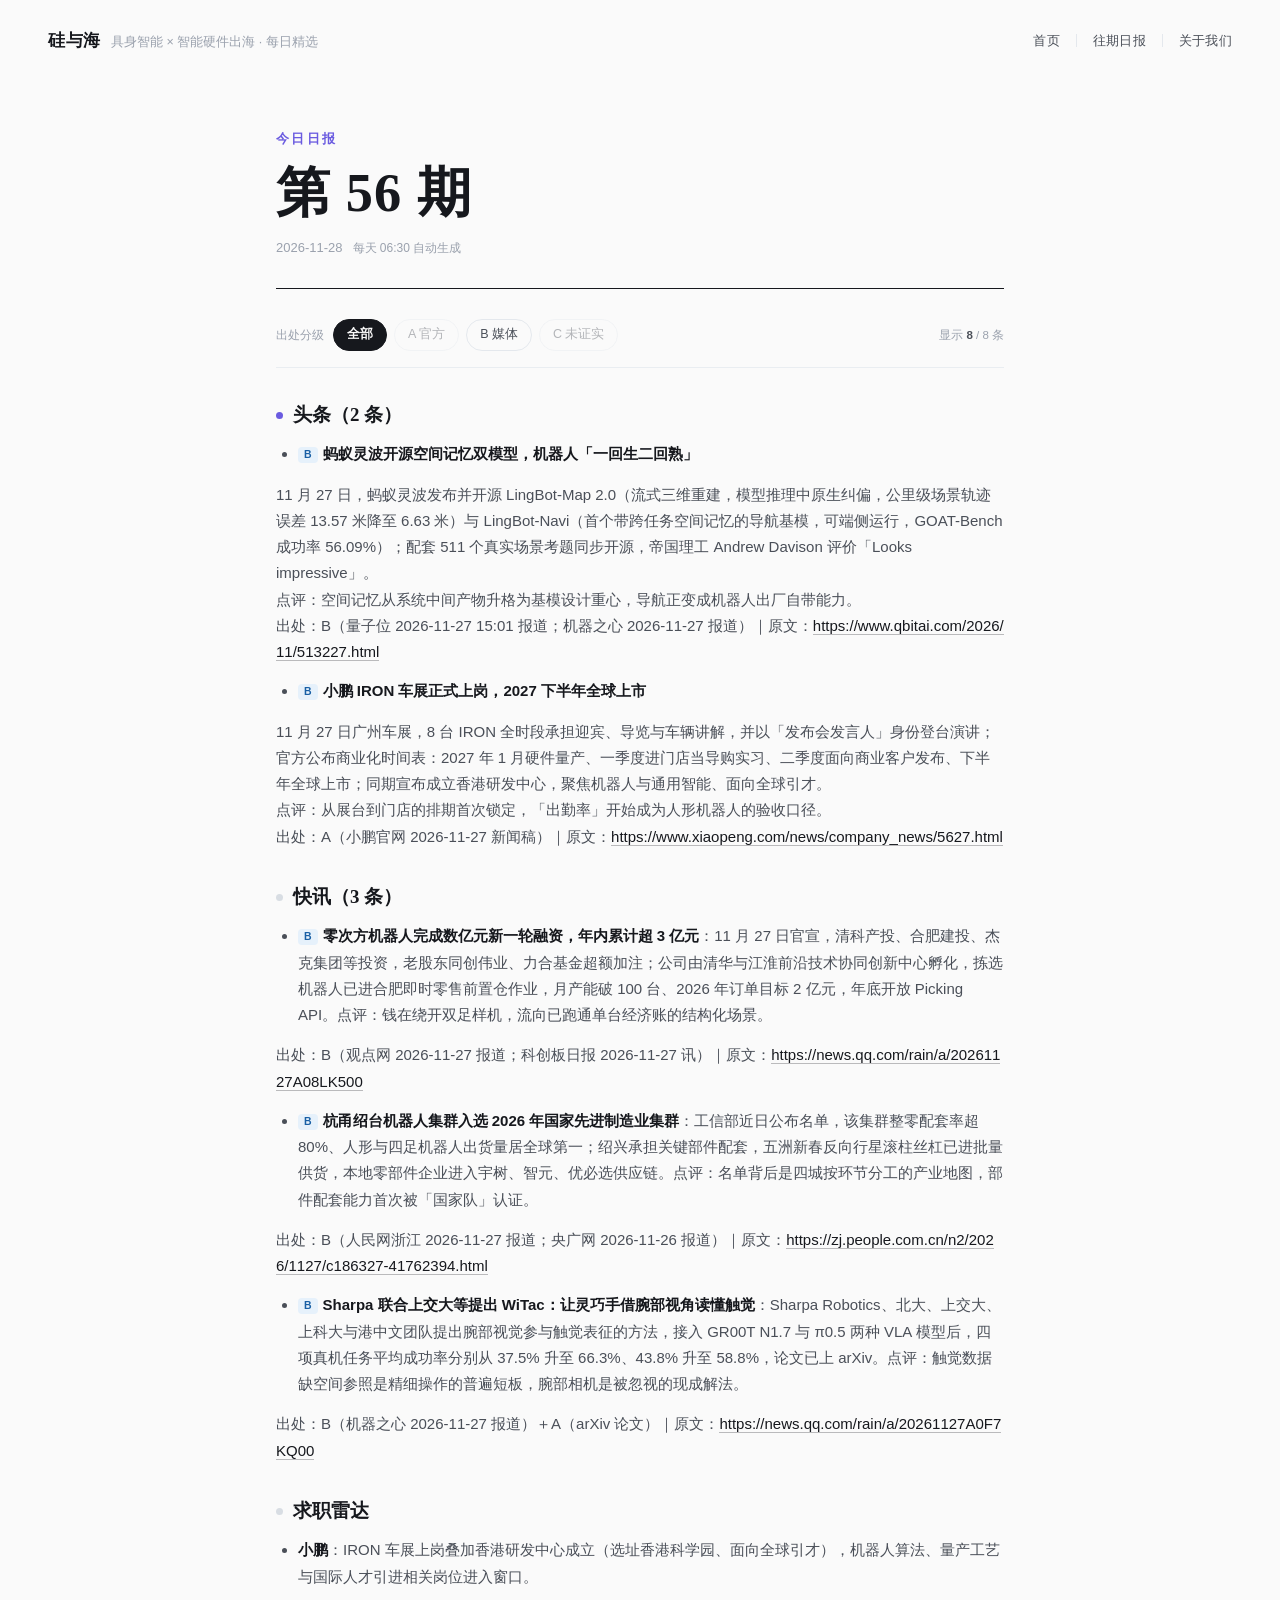
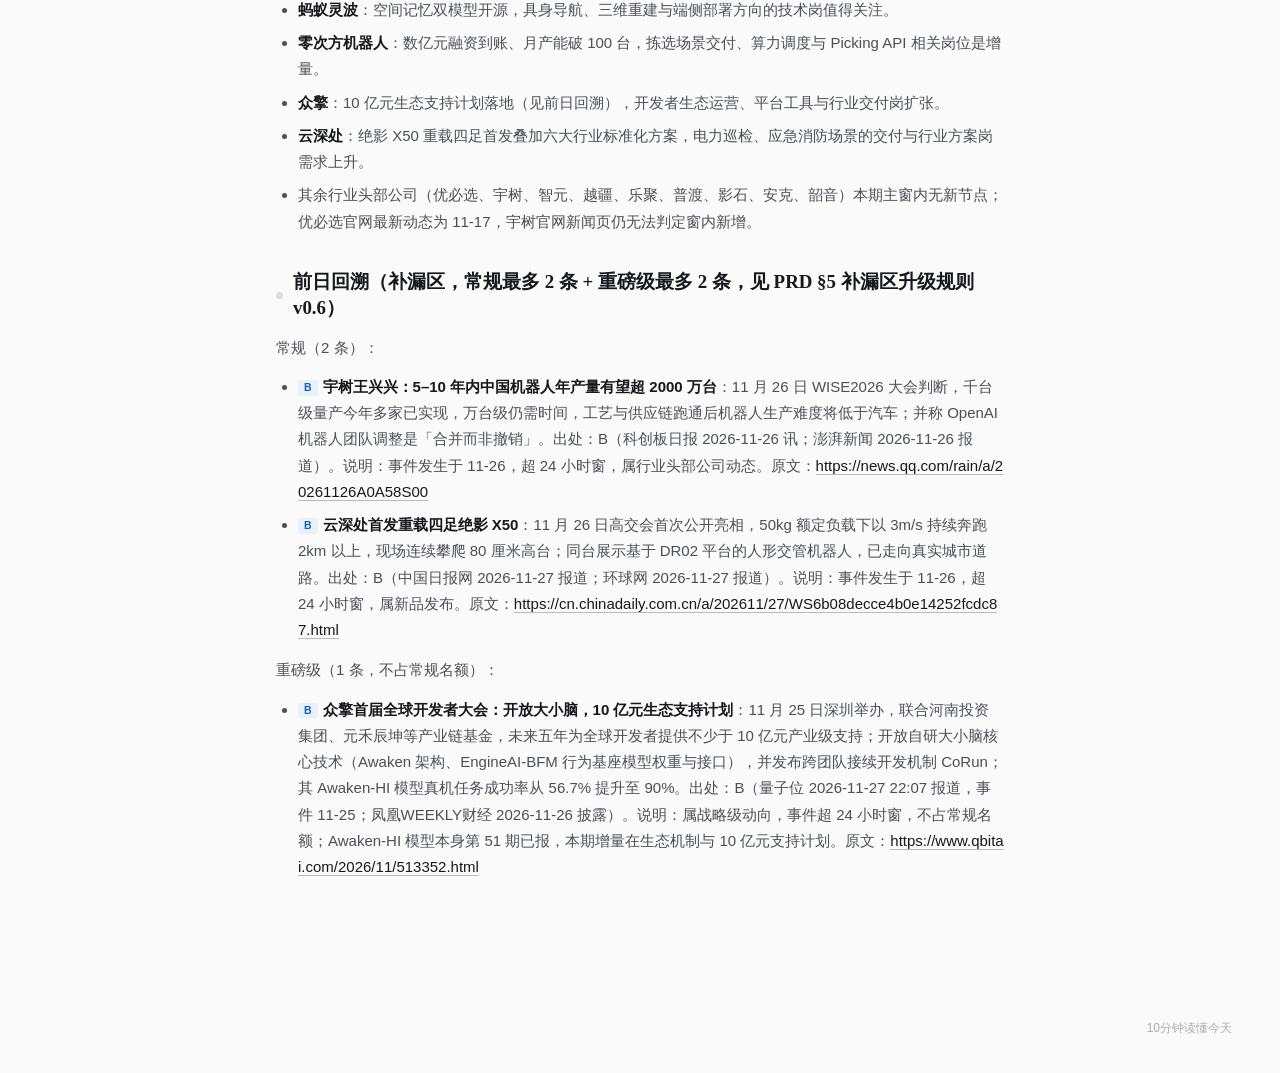
<file: ai-brief/today.html>
<!DOCTYPE html>
<html lang="zh-CN">
<head>
<meta charset="UTF-8">
<meta name="viewport" content="width=device-width, initial-scale=1.0">
<title>今日日报 · 硅与海</title>
<meta name="description" content="具身智能 × 智能硬件出海 · 今日日报：每条标注出处与可信度，中文摘要与产品点评。">
<link rel="icon" href="data:image/svg+xml,<svg xmlns='http://www.w3.org/2000/svg' viewBox='0 0 100 100'><circle cx='50' cy='50' r='38' fill='%23dcd2f2'/></svg>">
<link href="https://db.onlinewebfonts.com/c/1ee2f72753afaa550435b7078d2d1213?family=Resist+Sans+Txt+Light" rel="stylesheet" type="text/css">
<link rel="stylesheet" href="pages.css?v202611280637">
<meta http-equiv="Cache-Control" content="no-cache, no-store, must-revalidate">
<meta http-equiv="Pragma" content="no-cache">
<meta http-equiv="Expires" content="0">
<script>
/* 版本自愈：拉远端 version.txt 与页面内嵌版本号比对，不一致则换新 URL 重载 */
(function(){
  var VER="v202611280637";
  try{
    var x=new XMLHttpRequest();
    x.open('GET','version.txt?_='+Date.now(),true);
    x.onreadystatechange=function(){
      if(x.readyState!==4||x.status!==200) return;
      var v=(x.responseText||'').trim().split('\n')[0].trim();
      if(!v||v===VER) return;
      var k="vb_"+v;
      if(sessionStorage.getItem(k)==="1") return;
      sessionStorage.setItem(k,"1");
      var u=location.href.split("#")[0].split("?")[0];
      location.replace(u+'?'+v+'&_='+Date.now());
    };
    x.send();
  }catch(e){}
})();
</script>
</head>
<body>

<div class="topbar">
  <a class="brandline" href="index.html?v202611280637">
    <b>硅与海</b><i>具身智能 × 智能硬件出海 · 每日精选</i>
  </a>
  <nav class="navpill">
    <a href="index.html?v202611280637">首页</a>
    <div class="sep"></div>
    <a href="archive.html?v202611280637">往期日报</a>
    <div class="sep"></div>
    <a href="about.html?v202611280637">关于我们</a>
  </nav>
</div>

<div class="readbar" id="readbar"></div>

<div class="shell">
  <div class="today-wrap">
    <main class="panel doc-frame" id="doc"><div class="loading">正在加载日报…</div></main>
  </div>
</div>

<div class="foot foot-note">10分钟读懂今天</div>

<script src="md.js?v202611280637"></script>
<script src="fx.js?v202611280637"></script>
<script src="totop.js?v202611280637"></script>
<script>
/* 今日日报：自动定位归档中日期最新的一期 */
fetch('digests.json?v202611280637').then(function(r){
  if(!r.ok)throw new Error('HTTP '+r.status);
  return r.json();
}).then(function(data){
  var items=(data.digests||[]).slice().sort(function(a,b){return a.date<b.date?1:-1});
  if(!items.length)throw new Error('归档为空');
  var latest=items[0];
  var doc=document.getElementById('doc');
  var meta='<div class="meta">'
    + '<span class="badge">今日日报</span>'
    + '<p class="hero-title">第 '+latest.issue+' 期</p>'
    + '<p class="sub">'+latest.date+'<span class="meta-right">每天 06:30 自动生成</span></p>'
    + '</div>';
  return fetch('digests/'+latest.date+'.md?v202611280637').then(function(r){
    if(!r.ok)throw new Error('HTTP '+r.status);
    return r.text();
  }).then(function(t){
    /* 页头已显示期数与日期，去掉正文首个 H1 避免重复 */
    t=t.replace(/^#\s+[^\n]*\n+/,'');
    /* 去掉生成参数块 */
    t=t.replace(/^>\s*生成参数[^\n]*\n+/m,'');
    /* 数据看板及之后的附录全部移到「数据目录」页，今日页只保留日报正文 */
    var cut=t.search(/^## 数据看板/m);
    if(cut>-1)t=t.slice(0,cut);
    doc.innerHTML=meta+buildGradeFilter()+md(t);
    rewriteLinks(doc,'digests/'+latest.date+'.md');
    fxMarkGrades(doc);
    fxInit();
    document.title='第 '+latest.issue+' 期 · '+latest.date+' · 硅与海';
  });
}).catch(function(e){
  document.getElementById('doc').innerHTML=
    '<div class="err"><b>日报加载失败</b><br>'+e.message
    +'<br><br>请稍后重试，或前往 <a href="archive.html?v202611280637">往期日报</a> 查看历史归档。</div>';
});
</script>
</body>
</html>
</file>
<file: ai-brief/pages.css>
/* 具身出海日报 · 内页共享版式
   设计语言：方案H「墨与紫」（2026-09-27 定稿）
   冷调近白底 #FAFAFA · 纯排版去卡片 · 唯一强调色 #6A5BE0（与首页 Hero 眉题同源）
   动效原则：只做入场，不做变色；系统「减少动态效果」时全部关闭 */

:root{
  /* 页面底：中性近白 */
  --bg:#fafafa;
  --soft:#f0f2f4;
  --softer:#f4f5f7;

  /* 线条 */
  --line:#e4e8ed;
  --line-soft:#e9edf1;

  /* 文字：三级灰阶 + 弱灰 */
  --ink:#16181d;
  --ink2:#4a4f58;
  --ink3:#9aa1ad;
  --faint:#d8dde3;

  /* 唯一强调色：首页同源紫 */
  --vio:#6a5be0;

  --serif:'Songti SC','Noto Serif SC','Source Han Serif SC','STSong','SimSun',serif;
}

*{box-sizing:border-box;margin:0;padding:0}

html{-webkit-text-size-adjust:100%}

body{
  font-family:'Resist Sans Txt Light','PingFang SC','Microsoft YaHei',-apple-system,BlinkMacSystemFont,"Segoe UI",sans-serif;
  background:var(--bg);
  color:var(--ink);
  line-height:1.75;
  min-height:100vh;
  overflow-x:clip;
  -webkit-font-smoothing:antialiased;
  -moz-osx-font-smoothing:grayscale;
}

/* ============ 顶栏 ============ */
.topbar{
  position:relative;
  z-index:5;
  display:flex;
  align-items:center;
  justify-content:space-between;
  gap:16px;
  flex-wrap:wrap;
  max-width:1240px;
  margin:0 auto;
  padding:26px 28px 8px;
}
.brandline{
  display:flex;
  align-items:baseline;
  gap:10px;
  text-decoration:none;
  color:var(--ink);
}
.brandline b{font-family:var(--serif);font-weight:600;font-size:17px;letter-spacing:.04em}
.brandline i{font-style:normal;font-size:12.5px;color:var(--ink3)}

.navpill{
  display:flex;
  align-items:center;
  gap:16px;
}
.navpill a{
  color:var(--ink2);
  font-size:13px;
  letter-spacing:.02em;
  text-decoration:none;
  padding:2px 0;
  background-color:transparent;
  background-image:linear-gradient(var(--vio),var(--vio));
  background-repeat:no-repeat;
  background-position:left bottom;
  background-size:0% 1.5px;
  transition:background-size .35s cubic-bezier(.16,1,.3,1),color .2s;
}
.navpill a:hover{color:var(--ink);background-size:100% 1.5px}
.navpill a.on{color:var(--ink);font-weight:600;background-size:100% 1.5px}
.navpill .sep{width:1px;height:13px;background:var(--line)}

/* ============ 页面外壳 ============ */
.shell{
  position:relative;
  z-index:2;
  max-width:1240px;
  margin:0 auto;
  padding:26px 28px 72px;
  animation:shellIn .7s cubic-bezier(.16,1,.3,1) both;
}
@keyframes shellIn{
  from{opacity:0;transform:translateY(12px)}
  to{opacity:1;transform:none}
}

/* ============ 去卡片化：panel 只留排版 ============ */
.panel{
  background:transparent;
  border:none;
  border-radius:0;
  box-shadow:none;
}

/* 页面标题块（静态页头兼容） */
.pagehead{
  padding:26px 0 22px;
  margin-bottom:14px;
  border-bottom:1px solid var(--line);
}
.pagehead h1{
  font-family:var(--serif);
  font-size:clamp(1.7rem,3vw,2.3rem);
  font-weight:600;
  letter-spacing:-.01em;
  line-height:1.25;
}
.pagehead .sub{
  margin-top:10px;
  font-size:13.5px;
  color:var(--ink3);
}

/* ============ 日报正文排版（今日 / 往期两页共用） ============ */
.today-wrap{
  padding:8px 0 0;
}
.doc-frame{
  padding:30px 46px 52px;
  max-width:820px;
  margin:0 auto;
}

/* ---- 英雄页头（.meta 容器即英雄区，JS 注入） ---- */
.doc-frame .meta,
.issue-frame .meta{
  display:block;
  font-size:12.5px;
  color:var(--ink3);
  padding-bottom:0;
  margin-bottom:30px;
  border-bottom:none;
  position:relative;
}
/* 墨色分界线：从左画出 */
.doc-frame .meta::after,
.issue-frame .meta::after{
  content:'';
  display:block;
  height:1px;
  background:var(--ink);
  margin-top:28px;
  transform-origin:left;
  animation:lineIn .8s .32s cubic-bezier(.16,1,.3,1) both;
}
@keyframes lineIn{
  from{transform:scaleX(0)}
  to{transform:scaleX(1)}
}
/* 英雄区子元素：三行依次上浮入场 */
.doc-frame .meta>span,
.doc-frame .meta>p,
.issue-frame .meta>span,
.issue-frame .meta>p{
  display:block;
  animation:heroIn .6s cubic-bezier(.16,1,.3,1) both;
}
.doc-frame .meta>:nth-child(2),
.issue-frame .meta>:nth-child(2){animation-delay:.09s}
.doc-frame .meta>:nth-child(3),
.issue-frame .meta>:nth-child(3){animation-delay:.18s}
@keyframes heroIn{
  from{opacity:0;transform:translateY(14px);filter:blur(3px)}
  to{opacity:1;transform:none;filter:blur(0)}
}
/* 眉题：唯一强调色紫 */
.doc-frame .meta .badge,
.issue-frame .meta .badge{
  font-size:13px;
  font-weight:600;
  letter-spacing:.18em;
  color:var(--vio);
  background:none;
  padding:0;
  border-radius:0;
}
/* 巨题：宋体大字 */
.doc-frame .meta .hero-title,
.issue-frame .meta .hero-title{
  font-family:var(--serif);
  font-size:clamp(2.4rem,5vw,3.4rem);
  font-weight:600;
  letter-spacing:.02em;
  line-height:1.12;
  color:var(--ink);
  margin:12px 0 0;
}
/* 日期行 */
.doc-frame .meta .sub,
.issue-frame .meta .sub{
  display:block;
  margin:14px 0 0;
  font-size:13px;
  color:var(--ink3);
}
.doc-frame .meta .meta-right,
.issue-frame .meta .meta-right{
  margin-left:10px;
  font-size:12px;
  color:var(--ink3);
  white-space:nowrap;
}
.doc-frame .meta .dot,
.issue-frame .meta .dot{opacity:.4}

.doc-frame h1{
  font-family:var(--serif);
  font-size:clamp(1.4rem,2.6vw,1.85rem);
  font-weight:600;
  letter-spacing:-.01em;
  margin:0 0 18px;
  padding-bottom:15px;
  border-bottom:1px solid var(--line);
}
.doc-frame h2,
.issue-frame h2{
  font-family:var(--serif);
  font-size:1.18rem;
  font-weight:600;
  margin:34px 0 13px;
  padding-left:17px;
  position:relative;
  line-height:1.4;
}
/* 章节圆点：首章紫，其余灰阶 */
.doc-frame h2::before,
.issue-frame h2::before{
  content:'';
  position:absolute;
  left:0;
  top:calc(50% - 3.5px);
  width:7px;
  height:7px;
  border-radius:50%;
  background:var(--faint);
}
.doc-frame h2:first-of-type::before,
.issue-frame h2:first-of-type::before{background:var(--vio)}
.doc-frame h3,.issue-frame h3{font-size:.98rem;font-weight:600;margin:22px 0 9px}
.doc-frame h4,.issue-frame h4{font-size:.92rem;font-weight:600;margin:17px 0 7px}
.doc-frame p,.issue-frame p{font-size:15px;color:var(--ink2);margin-bottom:13px}
.doc-frame ul,.doc-frame ol,.issue-frame ul,.issue-frame ol{padding-left:22px;margin-bottom:14px}
.doc-frame li,.issue-frame li{font-size:15px;color:var(--ink2);margin-bottom:7px}
.doc-frame a,.issue-frame a{
  color:var(--ink);
  text-decoration:none;
  border-bottom:1px solid rgba(22,24,29,.28);
  word-break:break-all;
  background-color:transparent;
  background-image:linear-gradient(var(--vio),var(--vio));
  background-repeat:no-repeat;
  background-position:left bottom;
  background-size:0% 2px;
  transition:background-size .35s cubic-bezier(.16,1,.3,1);
}
.doc-frame a:hover,.issue-frame a:hover{
  border-bottom-color:transparent;
  background-size:100% 2px;
}
.doc-frame code,.issue-frame code{
  background:var(--soft);padding:1.5px 5px;border-radius:4px;font-size:13px;
  font-family:ui-monospace,SFMono-Regular,Menlo,Consolas,monospace;color:var(--ink);
}
.doc-frame pre,.issue-frame pre{background:var(--softer);border-radius:9px;padding:15px 17px;overflow-x:auto;margin-bottom:15px}
.doc-frame pre code,.issue-frame pre code{background:none;padding:0;font-size:12.5px;line-height:1.65}
.doc-frame hr,.issue-frame hr{border:none;border-top:1px solid var(--line);margin:26px 0}
.doc-frame blockquote,.issue-frame blockquote{
  border-left:2px solid var(--line);
  background:var(--softer);
  padding:13px 17px;border-radius:0 8px 8px 0;margin:0 0 15px;
}
.doc-frame blockquote p,.issue-frame blockquote p{color:var(--ink2);margin:0;font-size:14px}
.doc-frame strong,.issue-frame strong{color:var(--ink);font-weight:600}
.doc-frame em,.issue-frame em{font-style:normal;color:var(--ink3)}

/* 表格（日报正文通用，today/archive 共用） */
.tbl{overflow-x:auto;margin-bottom:17px;border:1px solid var(--line);border-radius:10px;-webkit-overflow-scrolling:touch}
table{width:100%;border-collapse:collapse;font-size:13.5px}
th,td{padding:10px 13px;text-align:left;border-bottom:1px solid var(--line-soft);vertical-align:top}
th{background:var(--softer);font-weight:600;font-size:12.5px;color:var(--ink2);white-space:nowrap}
tr:last-child td{border-bottom:none}

.loading{font-size:14px;color:var(--ink3);padding:48px 0;text-align:center}
.err{font-size:14px;color:#a32d2d;background:#fcebeb;padding:16px 18px;border-radius:10px}

/* ============ 往期日报：左目录 + 右正文 ============ */
.split{
  display:flex;
  gap:34px;
  align-items:flex-start;
}
.side{
  flex:0 0 218px;
  position:sticky;
  top:18px;
  padding:4px 0;
  max-height:calc(100vh - 40px);
  overflow-y:auto;
}
.side h3{
  font-size:11.5px;
  color:var(--ink3);
  font-weight:500;
  letter-spacing:.1em;
  text-transform:uppercase;
  margin:14px 0 12px;
  padding-left:12px;
}
.side a.issue{
  position:relative;
  display:block;
  text-decoration:none;
  color:var(--ink2);
  padding:9px 12px 9px 12px;
  border-radius:0;
  margin-bottom:1px;
  border-left:2px solid transparent;
  transition:background-color .18s,color .18s;
}
.side a.issue:hover{background:var(--soft);color:var(--ink)}
/* 激活期：紫色细刻度 */
.side a.issue.on{color:var(--ink);font-weight:600}
.side a.issue.on::before{
  content:'';
  position:absolute;
  left:-2px;
  top:22%;
  height:56%;
  width:2px;
  border-radius:2px;
  background:var(--vio);
}
.side a.issue .no{display:block;font-size:13.5px;font-weight:600;line-height:1.5}
.side a.issue .dt{display:block;font-size:11.5px;color:var(--ink3);margin-top:1px}
.side a.issue.on .dt{color:var(--ink2)}

.issue-frame{flex:1;min-width:0;padding:30px 0 46px}

/* ============ 关于我们：右小目录 + 左正文 ============ */
.split-rev{
  display:flex;
  gap:34px;
  align-items:flex-start;
}
.about-frame{flex:1;min-width:0;padding:10px 0 48px;overflow-wrap:anywhere}
.about-frame section{margin-bottom:34px}
.about-frame section:last-child{margin-bottom:0}
.about-frame h2{
  font-family:var(--serif);
  font-size:1.2rem;
  font-weight:600;
  margin:0 0 13px;
  padding-left:17px;
  position:relative;
  line-height:1.4;
  scroll-margin-top:24px;
}
.about-frame h2::before{
  content:'';
  position:absolute;
  left:0;
  top:calc(50% - 3.5px);
  width:7px;
  height:7px;
  border-radius:50%;
  background:var(--faint);
}
.about-frame section:first-of-type h2::before{background:var(--vio)}
.about-frame p{font-size:15px;color:var(--ink2);margin-bottom:12px}
.about-frame ul{padding-left:21px;margin-bottom:13px}
.about-frame li{font-size:15px;color:var(--ink2);margin-bottom:7px}
.about-frame strong{color:var(--ink);font-weight:600}
.about-frame a{
  color:var(--ink);
  text-decoration:none;
  border-bottom:1px solid rgba(22,24,29,.28);
  word-break:break-all;
  background-color:transparent;
  background-image:linear-gradient(var(--vio),var(--vio));
  background-repeat:no-repeat;
  background-position:left bottom;
  background-size:0% 2px;
  transition:background-size .35s cubic-bezier(.16,1,.3,1);
}
.about-frame a:hover{border-bottom-color:transparent;background-size:100% 2px}

.lead{
  font-family:var(--serif);
  font-size:16.5px;
  color:var(--ink);
  line-height:1.85;
  margin-bottom:16px;
}

/* 补充说明 / 规则生效注记 */
.about-frame .tip{
  font-size:12.5px;
  color:var(--ink3);
  line-height:1.7;
  margin-top:-4px;
  padding-left:12px;
  border-left:2px solid var(--line);
}

.arch{
  background:var(--softer);
  border:1px solid var(--line-soft);
  border-radius:12px;
  padding:16px 18px;
  font-family:ui-monospace,SFMono-Regular,Menlo,Consolas,monospace;
  font-size:12.5px;
  line-height:1.85;
  color:var(--ink2);
  overflow-x:auto;
  margin-bottom:15px;
  white-space:pre;
}

.stats{
  display:grid;
  grid-template-columns:repeat(auto-fit,minmax(152px,1fr));
  gap:12px;
  margin-bottom:18px;
}
.stat{
  background:transparent;
  border:1px solid var(--line);
  border-radius:12px;
  padding:15px 16px;
}
.stat b{display:block;font-family:var(--serif);font-size:1.5rem;font-weight:600;color:var(--ink);line-height:1.25}
.stat span{display:block;font-size:12px;color:var(--ink3);margin-top:3px}

.toc-side{order:2}
.about-frame{order:1}
.toc-side a{
  position:relative;
  display:block;
  font-size:13px;
  color:var(--ink2);
  text-decoration:none;
  padding:7px 11px 7px 14px;
  border-radius:0;
  margin-bottom:2px;
  transition:background-color .18s,color .18s;
}
.toc-side a:hover{background:var(--soft);color:var(--ink)}
.toc-side a.on{color:var(--ink);font-weight:500}
/* 激活章节：紫色细刻度 */
.toc-side a.on::before{
  content:'';
  position:absolute;
  left:0;
  top:30%;
  height:40%;
  width:2px;
  border-radius:2px;
  background:var(--vio);
}
.toc-side .contact{
  margin-top:14px;
  padding-top:13px;
  border-top:1px solid var(--line);
  font-size:12.5px;
  color:var(--ink3);
  padding-left:14px;
  line-height:1.7;
}
.toc-side .contact a{display:inline;padding:0;color:var(--ink);background:none;border-bottom:1px solid rgba(22,24,29,.28)}
.toc-side .contact a:hover{background-size:100% 2px;border-bottom-color:transparent}

/* ============ 页脚 ============ */
.foot{
  position:relative;
  z-index:2;
  max-width:1240px;
  margin:0 auto;
  padding:0 28px 46px;
  font-size:12.5px;
  color:var(--ink3);
  text-align:center;
}

/* 日报页脚：右下角小字 */
.foot.foot-note{
  text-align:right;
  font-size:12px;
  opacity:.85;
  padding-bottom:34px;
}

/* ============ 动效 ============
   全部纯 CSS，JS 只做观测增强；文字始终在 HTML 里，不阻塞首屏。
   检测到系统「减少动态效果」时全部关闭。 */

/* 正文分段渐入：由 IntersectionObserver 加 .in 触发
   位移 26px + 级联延迟（JS 按同段顺序设置 transition-delay） */
.reveal{
  opacity:0;
  transform:translateY(26px);
  transition:opacity .65s cubic-bezier(.16,1,.3,1),transform .65s cubic-bezier(.16,1,.3,1);
}
.reveal.in{opacity:1;transform:none}
/* 章节圆点：随章节入场弹出 */
.doc-frame h2.reveal::before,
.issue-frame h2.reveal::before,
.about-frame h2.reveal::before{
  transform:scale(0);
  transition:transform .45s cubic-bezier(.34,1.56,.64,1);
}
.doc-frame h2.reveal.in::before,
.issue-frame h2.reveal.in::before,
.about-frame h2.reveal.in::before{transform:scale(1)}

/* 期数条目：交错入场 */
.side a.issue{
  opacity:0;
  animation:issueIn .5s cubic-bezier(.16,1,.3,1) forwards;
}
@keyframes issueIn{
  from{opacity:0;transform:translateX(-10px)}
  to{opacity:1;transform:none}
}

/* 期数条目：悬停（仅桌面端） */
@media(hover:hover) and (pointer:fine){
  .side a.issue{
    transition:background-color .18s,color .18s;
  }
}

/* 换期内容过渡 */
.issue-frame.switching{
  opacity:0;
  transform:translateY(8px);
  transition:opacity .18s ease,transform .18s ease;
}
.issue-frame.switched{
  opacity:1;
  transform:none;
  transition:opacity .38s cubic-bezier(.16,1,.3,1),transform .38s cubic-bezier(.16,1,.3,1);
}

/* 顶部阅读进度条：紫色 */
.readbar{
  position:fixed;
  top:0;
  left:0;
  height:2px;
  width:0;
  background:var(--vio);
  z-index:99;
  pointer-events:none;
  transition:width .08s linear;
}

/* ============ 出处分级筛选 ============ */
.gradefilter{
  display:flex;
  align-items:center;
  gap:7px;
  flex-wrap:wrap;
  padding:0 0 16px;
  margin-bottom:18px;
  border-bottom:1px solid var(--line-soft);
}
.gradefilter .gf-label{
  font-size:12px;
  color:var(--ink3);
  margin-right:2px;
}
.gradefilter button{
  font:inherit;
  font-size:12.5px;
  color:var(--ink2);
  background:transparent;
  border:1px solid var(--line);
  border-radius:9999px;
  padding:4px 13px;
  cursor:pointer;
  transition:background-color .18s,color .18s,border-color .18s;
}
.gradefilter button:hover{background:var(--soft);color:var(--ink)}
.gradefilter button.on{
  background:var(--ink);
  color:var(--bg);
  border-color:var(--ink);
  font-weight:600;
}
.gradefilter .gf-hint{
  font-size:11.5px;
  color:var(--ink3);
  margin-left:auto;
}
.gradefilter .gf-hint b{font-weight:600;color:var(--ink2)}

/* 被筛掉的条目 */
.grade-hidden{display:none}

/* 出处分级徽标（正文内自动标注，功能性配色保留） */
.grade-badge{
  display:inline-block;
  font-size:10.5px;
  font-weight:600;
  line-height:1.5;
  padding:0 6px;
  border-radius:4px;
  margin-right:5px;
  vertical-align:1px;
  white-space:nowrap;
}
.grade-badge.gA{background:#e1f5ee;color:#0f6e56}
.grade-badge.gB{background:#e6f1fb;color:#185fa5}
.grade-badge.gC{background:#faeeda;color:#854f0b}

/* 关闭动效 */
@media(prefers-reduced-motion: reduce){
  .reveal{opacity:1;transform:none;transition:none}
  .shell{animation:none}
  .side a.issue{opacity:1;animation:none}
  .issue-frame.switching,.issue-frame.switched{opacity:1;transform:none;transition:none}
  .readbar{transition:none}
  .doc-frame .meta::after,.issue-frame .meta::after{animation:none}
  .doc-frame .meta>span,.doc-frame .meta>p,
  .issue-frame .meta>span,.issue-frame .meta>p{animation:none}
  .navpill a,.doc-frame a,.issue-frame a,.about-frame a{transition:none;background-size:0% 2px}
}

/* ============ 响应式 ============ */
@media(max-width:980px){
  .split,.split-rev{flex-direction:column;gap:14px;align-items:stretch}
  .side{
    position:static;
    flex:none;
    width:100%;
    max-width:100%;
    max-height:none;
    order:1;
    padding:0;
  }
  .side a.issue{display:inline-block;width:auto;margin-right:6px;border-left:none}
  .side a.issue.on::before{left:0;right:0;top:auto;bottom:2px;height:2px;width:auto}
  .side a.issue .no{display:inline;font-size:13px}
  .side a.issue .dt{display:inline;margin-left:6px}
  .toc-side{order:1;width:100%;max-width:100%}
  .toc-side a{display:inline-block;margin-right:5px}
  .toc-side a.on::before{display:none}
  .about-frame{order:2}
  .issue-frame,.about-frame{width:100%;max-width:100%;padding:24px 0 32px}
  .pagehead{padding:22px 0 18px}
}
@media(max-width:640px){
  .shell{padding:12px 16px 52px}
  .topbar{padding:16px 16px 4px}
  .foot{padding:0 16px 32px}
  .navpill{gap:12px}
  .navpill a{font-size:12.5px}
  .brandline i{display:none}
  .doc-frame{padding:22px 0 40px}
  .doc-frame h1{font-size:1.3rem}
  .doc-frame .meta .hero-title,.issue-frame .meta .hero-title{font-size:2.1rem}
  .stats{grid-template-columns:repeat(2,1fr)}
}
</file>
